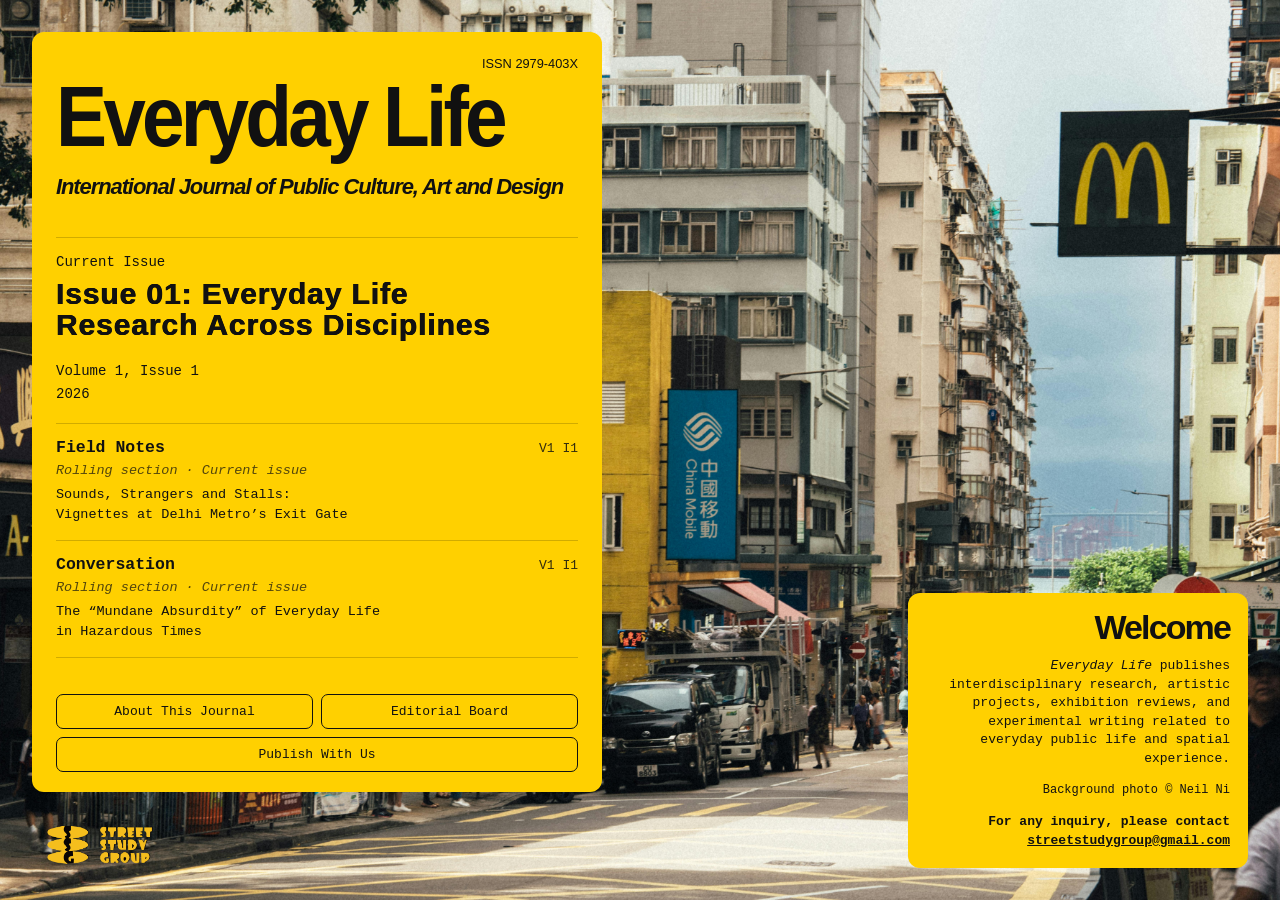
<file: index.html>
<!doctype html>
<html lang="en">
<head>
  <meta charset="utf-8">

  <title>Everyday Life: International Journal of Public Culture, Art and Design</title>

  <meta name="viewport" content="width=device-width, initial-scale=1">
  <meta name="description" content="Everyday Life is an independent open-access journal dedicated to public culture, urban space, art, design, and the politics of everyday life.">

  <link rel="icon" type="image/png" href="assets/images/favicon.png">
  <link rel="stylesheet" href="assets/style.css?v=7">
</head>

<body>

  <main class="homepage">

    <section class="home-card">

      <header class="brand-block">
        <div style="text-align: right; font-size: 0.8rem; margin-bottom: 0.5rem;">ISSN 2979-403X</div>
        <h1>Everyday Life</h1>
        <p>International Journal of Public Culture, Art and Design</p>
      </header>

     <section class="feature-block">
  <a href="issue-01.html">
    <p class="small-label">Current Issue</p>
    <h2>
      Issue 01: Everyday Life<br>
      Research Across Disciplines
    </h2>
    <p class="mono">
      Volume 1, Issue 1<br>
      2026
    </p>
  </a>
</section>

     <section class="news-block">
  <div class="news-row">
    <a href="field-notes.html">
      <strong>Field Notes</strong><br>
      <span class="section-status">Rolling section · Current issue</span><br>
      Sounds, Strangers and Stalls:<br>
      Vignettes at Delhi Metro’s Exit Gate
    </a>
    <div class="issue-number">V1 I1</div>
  </div>

  <div class="news-row">
    <a href="conversation.html">
      <strong>Conversation</strong><br>
      <span class="section-status">Rolling section · Current issue</span><br>
      The “Mundane Absurdity” of Everyday Life<br>
      in Hazardous Times
    </a>
    <div class="issue-number">V1 I1</div>
  </div>
</section>

      <nav class="home-buttons">
        <a href="#about-this-journal">About This Journal</a>
        <a href="#editorial-board">Editorial Board</a>
        <a class="wide" href="submission-guidelines.html">Publish With Us</a>
      </nav>

    </section>

    <section class="welcome-card">
      <h2>Welcome</h2>

      <p>
        <em>Everyday Life</em> publishes interdisciplinary research,
        artistic projects, exhibition reviews, and experimental writing
        related to everyday public life and spatial experience.
      </p>

      <p class="credit">
        Background photo © Neil Ni
      </p>

      <p class="contact">
        For any inquiry, please contact<br>
        <a href="mailto:streetstudygroup@gmail.com">streetstudygroup@gmail.com</a>
      </p>
    </section>

<a 
  class="corner-logo-card" 
  href="https://www.instagram.com/streetstudygroup/" 
  target="_blank" 
  rel="noopener"
  aria-label="Street Study Group Instagram"
>
  <img src="assets/images/logo.png" alt="Street Study Group">
</a>

  </main>

 <aside class="side-panel" id="about-this-journal">
  <div class="panel-content">
    <a class="close-button" href="#">Close</a>

    <p class="panel-title">About This Journal</p>

    <h2><em>Everyday Life</em></h2>
    <p>ISSN 2979-403X</p>

    <p>
      <em>Everyday Life</em> is a peer-reviewed interdisciplinary journal dedicated to exploring the relationships between public culture, design, art, urban space, media, and everyday experience. Published biannually as a free open-access journal, it brings together academic research, visual culture, artistic practice, exhibition criticism, and experimental forms of inquiry that engage with the ordinary conditions of contemporary life.
    </p>

    <p>
      The journal begins from a simple but increasingly urgent observation: everyday life is never neutral. Streets, interfaces, buildings, infrastructures, advertisements, domestic spaces, public images, objects, platforms, and forms of routine behaviour are all shaped by wider social, political, economic, and cultural forces. At the same time, everyday environments also remain sites of creativity, negotiation, conflict, memory, imagination, and public expression.
    </p>

    <p>
      In recent years, public life has undergone profound transformations. Cities are increasingly mediated by digital systems, commercial images, logistical infrastructures, surveillance technologies, branding strategies, and forms of algorithmic governance. Public space has become simultaneously more connected and more fragmented; more visible and more controlled. Design now extends far beyond objects and aesthetics into the organisation of attention, behaviour, mobility, communication, and social relations themselves. Yet despite these changes, everyday life often remains overlooked precisely because it appears ordinary.
    </p>

    <p>
      <em>Everyday Life</em> seeks to examine these conditions critically and creatively. The journal is interested not only in how contemporary environments are designed and governed, but also in how they are experienced, interpreted, appropriated, resisted, documented, and reimagined through artistic, spatial, and cultural practices.
    </p>

    <p>
      Positioned across art and design studies, urban studies, architecture, visual culture, media theory, cultural geography, anthropology, sociology, and curatorial practice, the journal encourages dialogue between scholars, designers, artists, architects, filmmakers, curators, writers, and independent researchers. We are particularly interested in interdisciplinary work that crosses conventional boundaries between theory and practice, research and criticism, academic inquiry and cultural production.
    </p>

    <p>
      Operating as a free open-access publication, all content in this journal is freely accessible online without subscription fees or article processing charges (APCs).
    </p>

    <h2>Aims and Scope</h2>

    <p>
      The journal welcomes original contributions addressing themes including, but not limited to:
    </p>

    <p>
      Design and everyday life<br>
      Urban space and public culture<br>
      Spatial politics and governance<br>
      Critical design studies<br>
      Speculative design<br>
      Everyday studies and its methodology<br>
      Art, curation, and exhibition-making<br>
      Architecture and the social production of space<br>
      Infrastructure and material culture<br>
      Media environments and visual communication<br>
      Public space, participation, and appropriation<br>
      Digital urbanism and platform urbanism<br>
      Memory, representation, and visual archives<br>
      Mobility, circulation, and spatial experience<br>
      Design, labour, and neoliberalism<br>
      Curatorial practice and exhibition studies<br>
      Design anthropology and ethnography<br>
      Everyday aesthetics and visual culture<br>
      Experimental and speculative design practices<br>
      Informal urbanism and grassroots spatial practices<br>
      Environmental design and ecological everyday life<br>
      Socially engaged art and public interventions
    </p>

    <p>
      The journal encourages interdisciplinary dialogue between scholars, designers, architects, artists, curators, filmmakers, and independent researchers.
    </p>

    <h2>Types of Contributions</h2>

    <p>
      <strong>Research Articles</strong><br>
      Peer-reviewed scholarly articles offering a clear academic contribution to the current issue theme through theoretical, historical, methodological, empirical, interdisciplinary, or practice-informed research.
    </p>

    <p>
      <strong>Practice Review Articles</strong><br>
      Critical reflections by artists, designers, architects, curators, filmmakers, photographers, cultural workers, and practice-based researchers on exhibitions, projects, visual research, spatial interventions, or creative practice.
    </p>

    <p>
      <strong>Conversations and Interviews</strong><br>
      Dialogues with artists, designers, architects, curators, researchers, and cultural practitioners.
    </p>

    <p>
      <strong>Field Notes</strong><br>
      Short observational or reflective texts engaging with everyday environments, public culture, spatial practices, material conditions, or situated experiences.
    </p>

    <h2>Open Access Statement</h2>

    <p>
      <em>Everyday Life</em> is committed to free and open knowledge exchange.
    </p>

    <p>
      The journal operates under a Diamond Open Access model:
    </p>

    <p>
      No submission fees<br>
      No article processing charges (APCs)<br>
      Free access for all readers
    </p>

    <p>
      Authors retain copyright of their work unless otherwise stated.
    </p>
  </div>
</aside>

<aside class="side-panel" id="editorial-board">
  <div class="panel-content">
    <a class="close-button" href="#">Close</a>

    <p class="panel-title">Editorial Board</p>

    <h2>Executive Editor</h2>

    <article class="editorial-member">
  <p>
    <strong>
  <a href="https://orcid.org/0009-0006-7471-3785" target="_blank" rel="noopener">
    Sinan Wang
  </a>
</strong><br>
Glasgow School of Art, UK<br>
<a href="mailto:streetstudygroup@gmail.com">Contact</a>
  </p>
</article>

    <hr>

    <h2>Co-editors</h2>

    <article class="editorial-member">
      <p>
        <strong>Dr. Fangjie Guo</strong><br>
        Guangzhou University, Guangzhou, China<br>
        <strong>Areas:</strong> Space production, Public space, Ethnography<br>
        <a href="mailto:fguo@gzhu.edu.cn">Contact</a>
      </p>
    </article>

    <article class="editorial-member">
      <p>
        <strong>Houwei Fu</strong><br>
        University College London, London, UK<br>
        <strong>Areas:</strong> Urban regeneration, Housing studies, Contemporary Architectural History and Design<br>
        <a href="mailto:ucbvhfu@ucl.ac.uk">Contact</a>
      </p>
    </article>

    <article class="editorial-member">
      <p>
        <strong>Jiaqi Li</strong><br>
        City University of Hong Kong, Hong Kong, China<br>
        <strong>Areas:</strong> Contemporary art, Visual tricks, Illusion<br>
        <a href="mailto:jiaqi.li@my.cityu.edu.hk">Contact</a>
      </p>
    </article>

    <article class="editorial-member">
      <p>
        <strong>Jiawen Li</strong><br>
        Glasgow School of Art, Glasgow, UK<br>
        <strong>Areas:</strong> Human-AI collaboration, AI-assisted creativity, Visual ideation<br>
        <a href="mailto:lijiawen.art@gmail.com">Contact</a>
      </p>
    </article>

    <article class="editorial-member">
      <p>
        <strong>Lingyi Wang</strong><br>
        The Chinese University of Hong Kong, Hong Kong, China<br>
        <strong>Areas:</strong> Performance Studies, World Literature, Literary Modernism<br>
        <a href="mailto:lingyiw.arts@gmail.com">Contact</a>
      </p>
    </article>

    <article class="editorial-member">
      <p>
        <strong>Lisa Tustian</strong><br>
        Cardiff Metropolitan University, Cardiff, UK<br>
        <strong>Areas:</strong> Found objects, Conceptual art, Curating<br>
        <a href="mailto:l.tustian@outlook.cardiffmet.ac.uk">Contact</a>
      </p>
    </article>

    <article class="editorial-member">
      <p>
        <strong>Lu Zheng</strong><br>
        University of Arizona, Tucson, USA<br>
        <strong>Areas:</strong> Participatory art, Atmospheric aesthetics, Community building<br>
        <a href="mailto:zhenglu1@arizona.edu">Contact</a>
      </p>
    </article>

    <article class="editorial-member">
      <p>
        <strong>Dr. Mengyun Li</strong><br>
        Independent Researcher, France<br>
        <strong>Areas:</strong> Design research, Participatory design, Program evaluation<br>
        <a href="mailto:mengyun.design@gmail.com">Contact</a>
      </p>
    </article>

    <article class="editorial-member">
      <p>
        <strong>Dr. Ne Ma</strong><br>
        Independent Researcher, UK<br>
        <strong>Areas:</strong> Gender and work, Women's experience, Singlehood<br>
        <a href="mailto:mane765@outlook.com">Contact</a>
      </p>
    </article>

    <article class="editorial-member">
      <p>
        <strong>Orlan Yuan Syshui</strong><br>
        University of Otago, Otago, New Zealand<br>
        <strong>Areas:</strong> Archaeology of the contemporary past, Material culture, Medical anthropology<br>
        <a href="mailto:orlan.syshui@gmail.com">Contact</a>
      </p>
    </article>

    <article class="editorial-member">
      <p>
        <strong>Orianna Jialu Shen</strong><br>
        Center for Urban & Architecture Curating (CUAC), Shanghai, China<br>
        <strong>Areas:</strong> Co-design, Social innovation, Critical curating<br>
        <a href="mailto:jialuchen84@gmail.com">Contact</a>
      </p>
    </article>

    <article class="editorial-member">
      <p>
        <strong>Dr. Panpan Jin</strong><br>
        The University of Tokyo, Tokyo, Japan<br>
        <strong>Areas:</strong> Urban morphology, Public space, Urban modernization and history<br>
        <a href="mailto:panpanjin@g.ecc.u-tokyo.ac.jp">Contact</a>
      </p>
    </article>

    <article class="editorial-member">
      <p>
        <strong>Ruoyi Zheng</strong><br>
        University of Manchester, Manchester, UK<br>
        <strong>Areas:</strong> Art and politics, Intermedial practices, Print culture<br>
        <a href="mailto:ruoyi.zheng@postgrad.manchester.ac.uk">Contact</a>
      </p>
    </article>

    <article class="editorial-member">
      <p>
        <strong>Shizheng Liang</strong><br>
        The University of Hong Kong, Hong Kong, China<br>
        <strong>Areas:</strong> Urban geography, Critical urban studies, Urban political ecology<br>
        <a href="mailto:szliang@connect.hku.hk">Contact</a>
      </p>
    </article>

    <article class="editorial-member">
      <p>
        <strong>Wattana Songpetchmongkol</strong><br>
        Glasgow School of Art, Glasgow, UK<br>
        <strong>Areas:</strong> Walking, mobility, linguistics<br>
        <a href="mailto:wattanasong@outlook.com">Contact</a>
      </p>
    </article>

    <article class="editorial-member">
      <p>
        <strong>Prof. William Yixi Weng</strong><br>
        Nanjing Normal University, Nanjing, China<br>
        <strong>Areas:</strong> History of design, Handicraft, Cross-cultural arts and crafts research<br>
        <a href="mailto:11197@njnu.edu.cn">Contact</a>
      </p>
    </article>

    <article class="editorial-member">
      <p>
        <strong>Xiao Zhao</strong><br>
        China University of Mining and Technology, Xuzhou, China<br>
        <strong>Areas:</strong> Design education, Speculative design, Non-human centered design<br>
        <a href="mailto:5709@cumt.edu.cn">Contact</a>
      </p>
    </article>

    <article class="editorial-member">
      <p>
        <strong>Dr. Ye Xu</strong><br>
        Tongji University, Shanghai, China<br>
        <strong>Areas:</strong> Domesticity and urban housing, Interior architecture, Critical drawing and mapping<br>
        <a href="mailto:ye_xu@tongji.edu.cn">Contact</a>
      </p>
    </article>

    <article class="editorial-member">
      <p>
        <strong>Yucheng Chen</strong><br>
        Goldsmiths, University of London, London, UK<br>
        <strong>Areas:</strong> Editorial design, Illustration, Archaeology of moving image<br>
        <a href="mailto:yuchengchen96@outlook.com">Contact</a>
      </p>
    </article>

    <article class="editorial-member">
      <p>
        <strong>Yujie Wang</strong><br>
        European University Institute, Florence, Italy<br>
        <strong>Areas:</strong> Family economics, Marriage markets, Applied microeconometrics<br>
        <a href="mailto:yujie.wang@eui.eu">Contact</a>
      </p>
    </article>

    <article class="editorial-member">
      <p>
        <strong>Yue Hu</strong><br>
        Glasgow School of Art, Glasgow, UK<br>
        <strong>Areas:</strong> Climate crisis, Behaviour change, Visual design<br>
        <a href="mailto:Y.Hu11@student.gsa.ac.uk">Contact</a>
      </p>
    </article>

    <article class="editorial-member">
      <p>
        <strong>Yuling Du</strong><br>
        Donghua University, Shanghai, China<br>
        <strong>Areas:</strong> Fashion culture, Gender and dress, Embodiment<br>
        <a href="mailto:duyl@mail.dhu.edu.cn">Contact</a>
      </p>
    </article>

    <article class="editorial-member">
      <p>
        <strong>Ziying Wang</strong><br>
        University of Oxford, Oxford, UK<br>
        <strong>Areas:</strong> Historical musicology, Reception history, Cross-cultural studies<br>
        <a href="mailto:iswangziyinga@gmail.com">Contact</a>
      </p>
    </article>

  </div>
</aside>

  <aside class="side-panel" id="editorial-state">
    <div class="panel-content">
      <a class="close-button" href="#">Close</a>

      <p class="panel-title">Editorial State</p>

      <h2>Editorial State</h2>

      <p>
        The inaugural issue is currently open for submissions.
      </p>
    </div>
  </aside>



<script>
  function closePanel() {
    window.location.hash = "";
  }

  document.addEventListener("click", function (event) {
    const openPanel = document.querySelector(".side-panel:target");

    if (!openPanel) return;

    const clickedOpenButton = event.target.closest('a[href^="#"]');
    const clickedCloseButton = event.target.closest(".close-button");

    if (clickedCloseButton) {
      closePanel();
      return;
    }

    if (clickedOpenButton) return;

    if (!openPanel.contains(event.target)) {
      closePanel();
    }
  });

  document.addEventListener("keydown", function (event) {
    if (event.key === "Escape" && document.querySelector(".side-panel:target")) {
      closePanel();
    }
  });

</script>

</body>
</html>
</file>
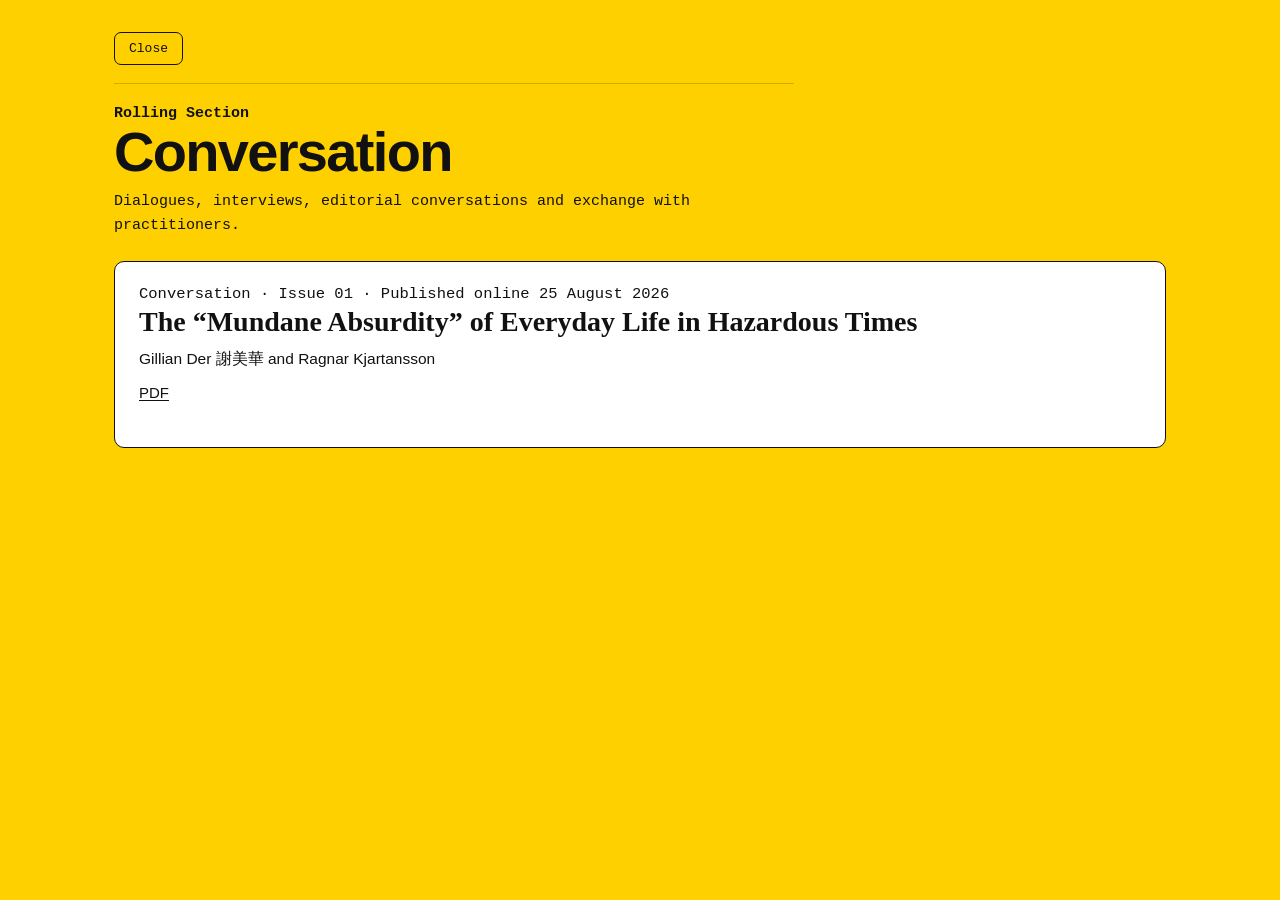
<file: conversation.html>
<!doctype html>
<html lang="en">
<head>
  <meta charset="utf-8">
  <title>Conversation | Everyday Life</title>
  <meta name="viewport" content="width=device-width, initial-scale=1">
  <link rel="icon" type="image/png" href="assets/images/favicon.png">
  <link rel="stylesheet" href="assets/style.css?v=6">
</head>

<body class="listing-body">

  <main class="listing-page">
    <div class="listing-back">
      <a href="index.html">Close</a>
    </div>

    <header class="listing-header">
      <p class="listing-label">Rolling Section</p>
      <h1>Conversation</h1>
      <p>
        Dialogues, interviews, editorial conversations and exchange with practitioners.
      </p>
    </header>

    <section class="listing-section">
      <article class="listing-article">
        <p class="listing-article-meta">Conversation · Issue 01 · Published online 25 August 2026</p>
        <h2>
          <a href="https://articles.everydaylifejournal.uk/articles/conversation/the-mundane-absurdity-of-everyday-life-in-hazardous-times/">
            The “Mundane Absurdity” of Everyday Life in Hazardous Times
          </a>
        </h2>
        <p>Gillian Der 謝美華 and Ragnar Kjartansson</p>
        <p class="listing-article-links">
          <a href="https://articles.everydaylifejournal.uk/media/conversation/the-mundane-absurdity-of-everyday-life-in-hazardous-times/the-mundane-absurdity.pdf">PDF</a>
        </p>
      </article>
    </section>
  </main>

</body>
</html>
</file>
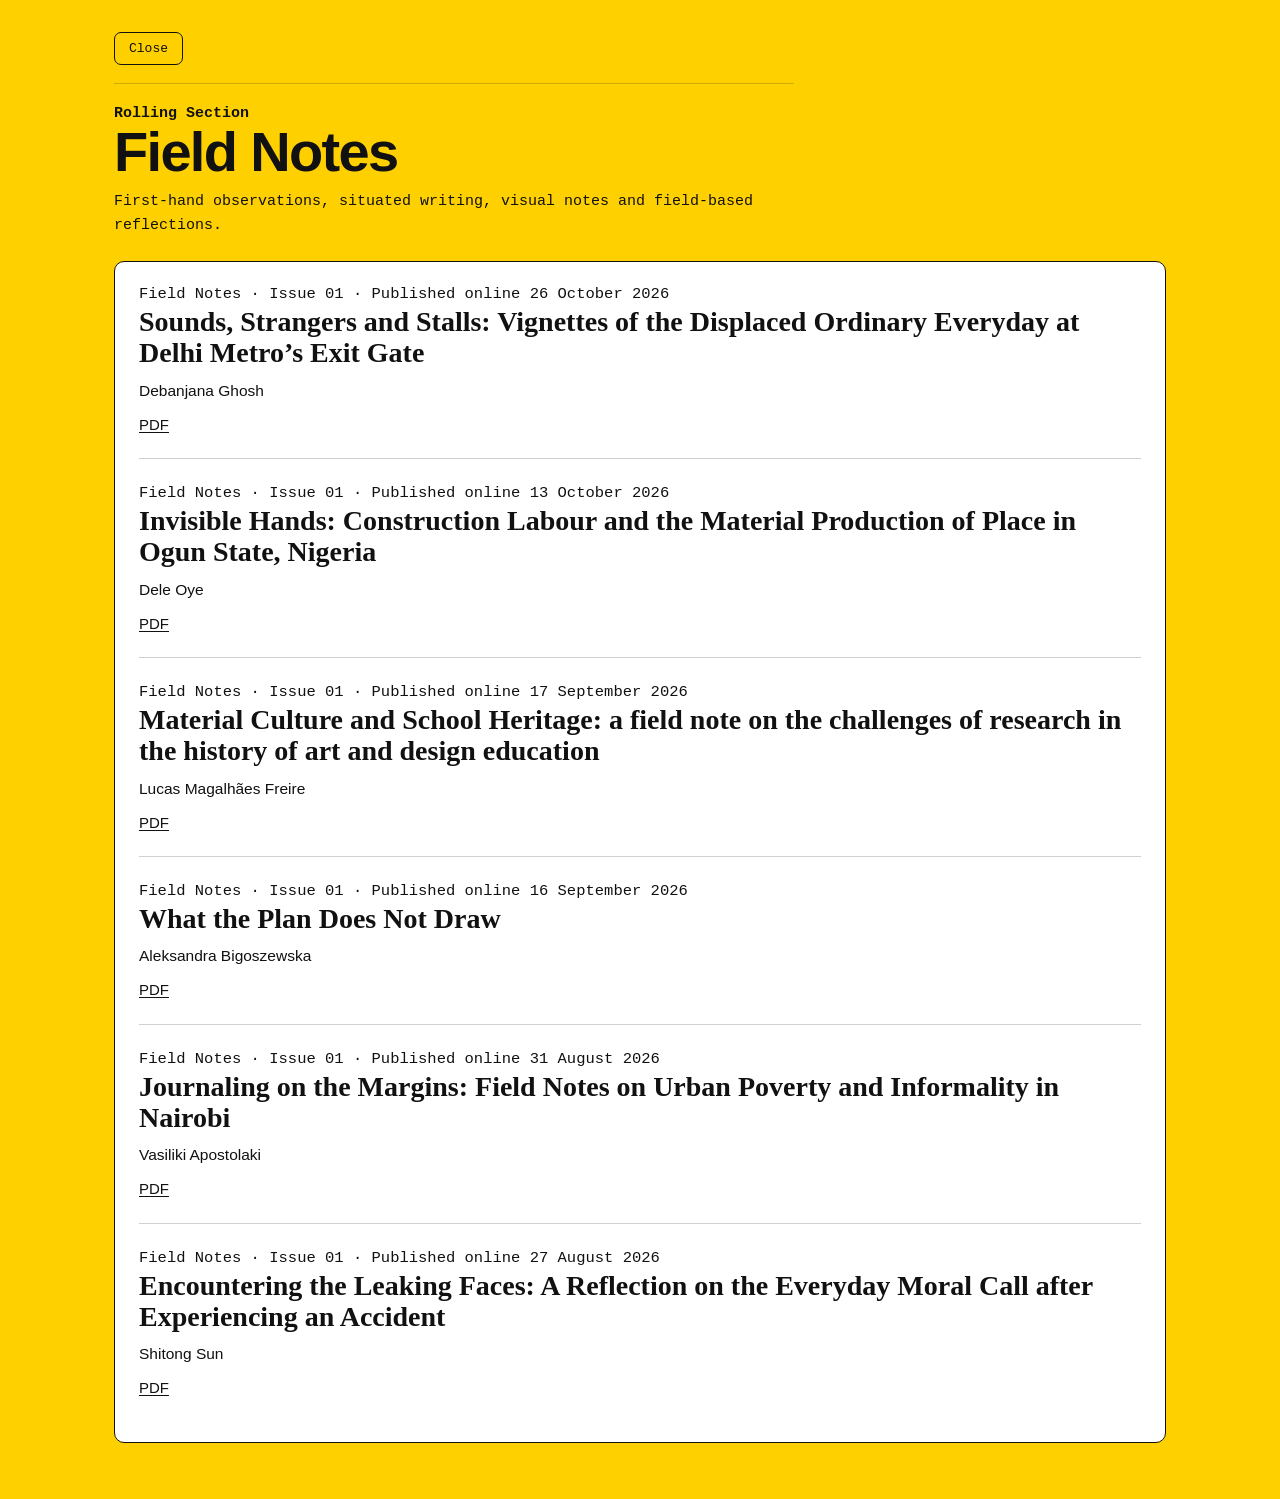
<file: field-notes.html>
<!doctype html>
<html lang="en">
<head>
  <meta charset="utf-8">
  <title>Field Notes | Everyday Life</title>
  <meta name="viewport" content="width=device-width, initial-scale=1">
  <link rel="icon" type="image/png" href="assets/images/favicon.png">
  <link rel="stylesheet" href="assets/style.css?v=6">
</head>

<body class="listing-body">

  <main class="listing-page">
    <div class="listing-back">
      <a href="index.html">Close</a>
    </div>

    <header class="listing-header">
      <p class="listing-label">Rolling Section</p>
      <h1>Field Notes</h1>
      <p>
        First-hand observations, situated writing, visual notes and field-based reflections.
      </p>
    </header>

    <section class="listing-section">
            <article class="listing-article"><p class="listing-article-meta">Field Notes · Issue 01 · Published online 26 October 2026</p><h2><a href="https://articles.everydaylifejournal.uk/articles/field-notes/sounds-strangers-and-stalls/">Sounds, Strangers and Stalls: Vignettes of the Displaced Ordinary Everyday at Delhi Metro’s Exit Gate</a></h2><p>Debanjana Ghosh</p><p class="listing-article-links"><a href="https://articles.everydaylifejournal.uk/media/field-notes/sounds-strangers-and-stalls/sounds-strangers-and-stalls.pdf">PDF</a></p></article>
<article class="listing-article">
        <p class="listing-article-meta">Field Notes · Issue 01 · Published online 13 October 2026</p>
        <h2>
          <a href="https://articles.everydaylifejournal.uk/articles/field-notes/invisible-hands/">
            Invisible Hands: Construction Labour and the Material Production of Place in Ogun State, Nigeria
          </a>
        </h2>
        <p>Dele Oye</p>
        <p class="listing-article-links">
          <a href="https://articles.everydaylifejournal.uk/media/field-notes/invisible-hands/invisible-hands.pdf">PDF</a>
        </p>
      </article>
<article class="listing-article">
        <p class="listing-article-meta">Field Notes · Issue 01 · Published online 17 September 2026</p>
        <h2>
          <a href="https://articles.everydaylifejournal.uk/articles/field-notes/material-culture-and-school-heritage/">
            Material Culture and School Heritage: a field note on the challenges of research in the history of art and design education
          </a>
        </h2>
        <p>Lucas Magalhães Freire</p>
        <p class="listing-article-links">
          <a href="https://articles.everydaylifejournal.uk/media/field-notes/material-culture-and-school-heritage/material-culture-and-school-heritage.pdf">PDF</a>
        </p>
      </article>

      <article class="listing-article">
        <p class="listing-article-meta">Field Notes · Issue 01 · Published online 16 September 2026</p>
        <h2>
          <a href="https://articles.everydaylifejournal.uk/articles/field-notes/what-the-plan-does-not-draw/">
            What the Plan Does Not Draw
          </a>
        </h2>
        <p>Aleksandra Bigoszewska</p>
        <p class="listing-article-links">
          <a href="https://articles.everydaylifejournal.uk/media/field-notes/what-the-plan-does-not-draw/what-the-plan-does-not-draw.pdf">PDF</a>
        </p>
      </article>

      <article class="listing-article">
        <p class="listing-article-meta">Field Notes · Issue 01 · Published online 31 August 2026</p>
        <h2>
          <a href="https://articles.everydaylifejournal.uk/articles/field-notes/journaling-on-the-margins/">
            Journaling on the Margins: Field Notes on Urban Poverty and Informality in Nairobi
          </a>
        </h2>
        <p>Vasiliki Apostolaki</p>
        <p class="listing-article-links">
          <a href="https://articles.everydaylifejournal.uk/media/field-notes/journaling-on-the-margins/journaling-on-the-margins.pdf">PDF</a>
        </p>
      </article>

      <article class="listing-article">
        <p class="listing-article-meta">Field Notes · Issue 01 · Published online 27 August 2026</p>
        <h2>
          <a href="https://articles.everydaylifejournal.uk/articles/field-notes/encountering-the-leaking-faces/">
            Encountering the Leaking Faces: A Reflection on the Everyday Moral Call after Experiencing an Accident
          </a>
        </h2>
        <p>Shitong Sun</p>
        <p class="listing-article-links">
          <a href="https://articles.everydaylifejournal.uk/media/field-notes/encountering-the-leaking-faces/encountering-the-leaking-faces.pdf">PDF</a>
        </p>
      </article>
    </section>
  </main>

</body>
</html>
</file>
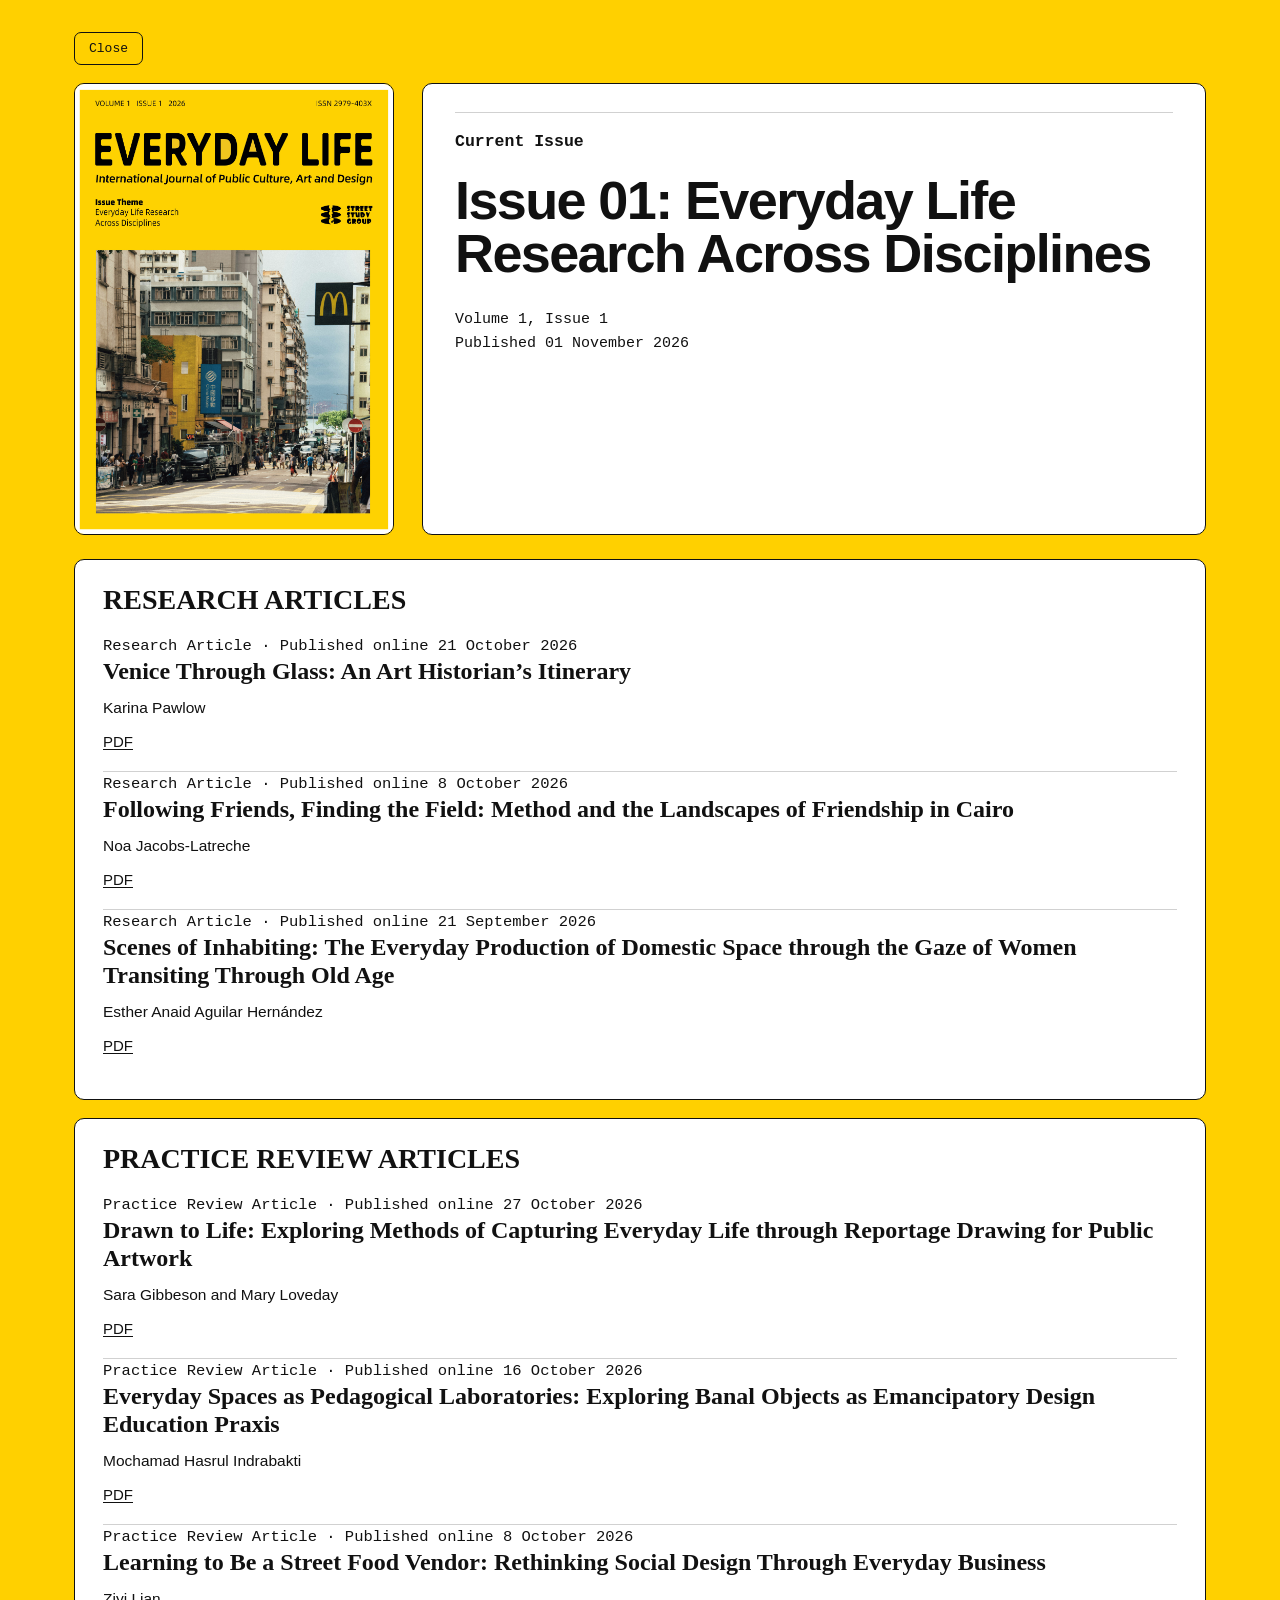
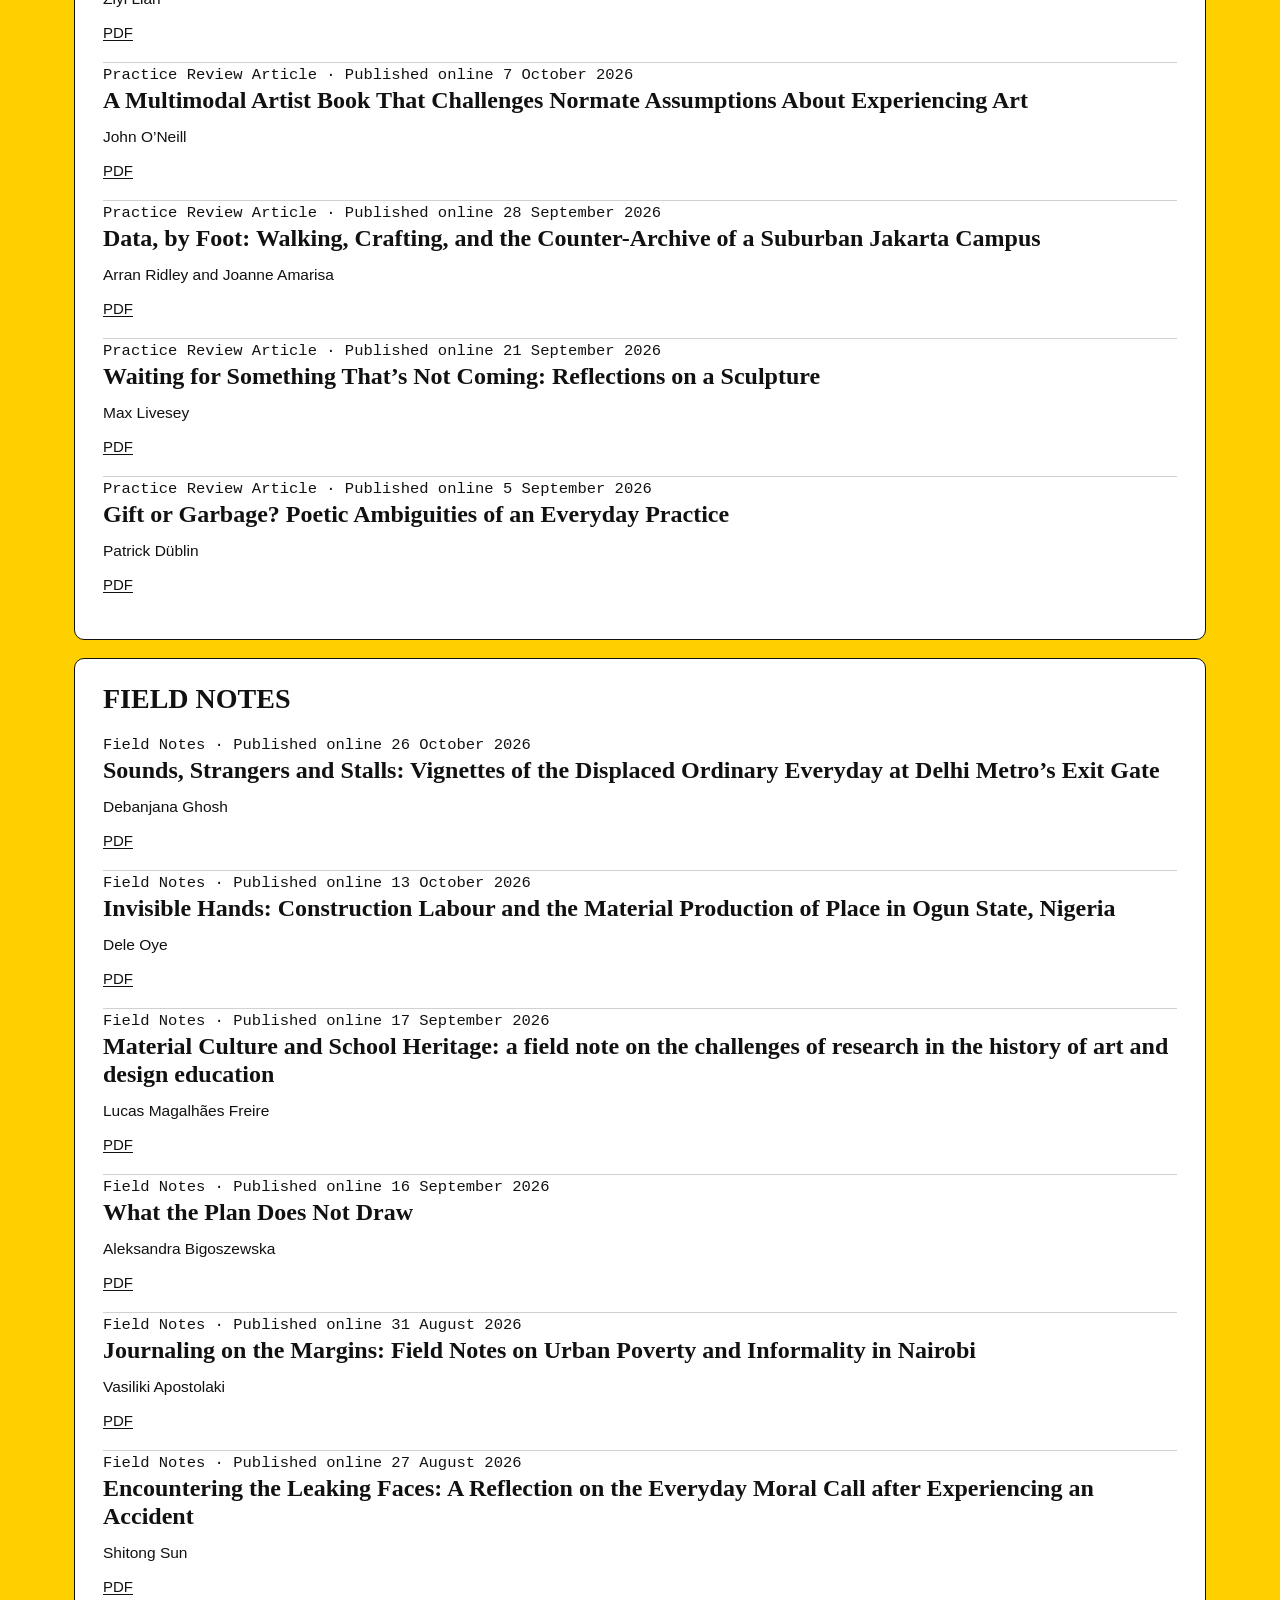
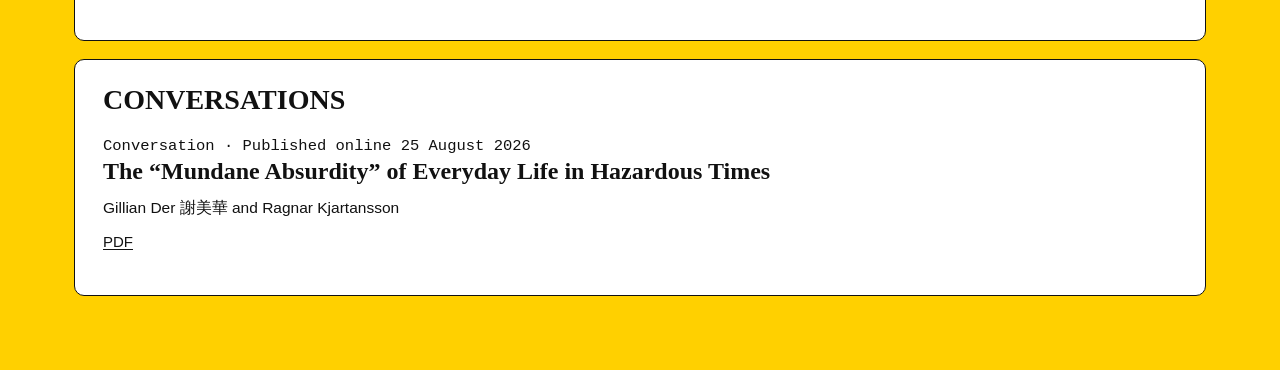
<file: issue-01.html>
<!doctype html>
<html lang="en">
<head>
  <meta charset="utf-8">

  <title>Issue 01 | Everyday Life</title>

  <meta name="viewport" content="width=device-width, initial-scale=1">
  <meta
    name="description"
    content="Issue 01: Everyday Life Research Across Disciplines."
  >

  <link rel="icon" type="image/png" href="assets/images/favicon.png">
  <link rel="stylesheet" href="assets/style.css?v=6">
</head>

<body class="issue-body">

  <main class="issue-page">

    <div class="issue-back">
      <a href="index.html">Close</a>
    </div>

    <header class="issue-header">
      <div class="issue-cover">
        <img src="assets/images/cover_Final.jpg?v=4febf3e4bb62" alt="Issue 1 cover">
      </div>

      <div class="issue-header-text">
        <p class="issue-label">Current Issue</p>

        <h1>
          Issue 01: Everyday Life<br>
          Research Across Disciplines
        </h1>

        <p class="issue-meta">
          Volume 1, Issue 1<br>
          Published 01 November 2026
        </p>
      </div>
    </header>

    <section class="issue-section">
      <h2>Research Articles</h2>

      <article class="issue-article">
        <p class="issue-article-meta">Research Article · Published online 21 October 2026</p>
        <h3><a href="https://articles.everydaylifejournal.uk/articles/research-articles/venice-through-glass/">Venice Through Glass: An Art Historian’s Itinerary</a></h3>
        <p>Karina Pawlow</p>
        <p class="issue-article-links"><a href="https://articles.everydaylifejournal.uk/media/research-articles/venice-through-glass/venice-through-glass.pdf">PDF</a></p>
      </article>

      <article class="issue-article">
        <p class="issue-article-meta">Research Article · Published online 8 October 2026</p>
        <h3>
          <a href="https://articles.everydaylifejournal.uk/articles/research-articles/following-friends-finding-the-field/">
            Following Friends, Finding the Field: Method and the Landscapes of Friendship in Cairo
          </a>
        </h3>
        <p>Noa Jacobs-Latreche</p>
        <p class="issue-article-links">
          <a href="https://articles.everydaylifejournal.uk/media/research-articles/following-friends-finding-the-field/following-friends-finding-the-field.pdf">PDF</a>
        </p>
      </article>

      <article class="issue-article">
        <p class="issue-article-meta">Research Article · Published online 21 September 2026</p>
        <h3>
          <a href="https://articles.everydaylifejournal.uk/articles/research-articles/scenes-of-inhabiting/">
            Scenes of Inhabiting: The Everyday Production of Domestic Space through the Gaze of Women Transiting Through Old Age
          </a>
        </h3>
        <p>Esther Anaid Aguilar Hernández</p>
        <p class="issue-article-links">
          <a href="https://articles.everydaylifejournal.uk/media/research-articles/scenes-of-inhabiting/scenes-of-inhabiting.pdf">PDF</a>
        </p>
      </article>
    </section>

    <section class="issue-section">
      <h2>Practice Review Articles</h2>

      <article class="issue-article">
        <p class="issue-article-meta">Practice Review Article · Published online 27 October 2026</p>
        <h3><a href="https://articles.everydaylifejournal.uk/articles/practice-reviews/drawn-to-life/">Drawn to Life: Exploring Methods of Capturing Everyday Life through Reportage Drawing for Public Artwork</a></h3>
        <p>Sara Gibbeson and Mary Loveday</p>
        <p class="issue-article-links"><a href="https://articles.everydaylifejournal.uk/media/practice-reviews/drawn-to-life/drawn-to-life.pdf">PDF</a></p>
      </article>

      <article class="issue-article">
        <p class="issue-article-meta">Practice Review Article · Published online 16 October 2026</p>
        <h3><a href="https://articles.everydaylifejournal.uk/articles/practice-reviews/everyday-spaces-as-pedagogical-laboratories/">Everyday Spaces as Pedagogical Laboratories: Exploring Banal Objects as Emancipatory Design Education Praxis</a></h3>
        <p>Mochamad Hasrul Indrabakti</p>
        <p class="issue-article-links"><a href="https://articles.everydaylifejournal.uk/media/practice-reviews/everyday-spaces-as-pedagogical-laboratories/everyday-spaces-as-pedagogical-laboratories.pdf">PDF</a></p>
      </article>

      <article class="issue-article">
        <p class="issue-article-meta">Practice Review Article · Published online 8 October 2026</p>
        <h3>
          <a href="https://articles.everydaylifejournal.uk/articles/practice-reviews/learning-to-be-a-street-food-vendor/">
            Learning to Be a Street Food Vendor: Rethinking Social Design Through Everyday Business
          </a>
        </h3>
        <p>Ziyi Lian</p>
        <p class="issue-article-links">
          <a href="https://articles.everydaylifejournal.uk/media/practice-reviews/learning-to-be-a-street-food-vendor/learning-to-be-a-street-food-vendor.pdf">PDF</a>
        </p>
      </article>

      <article class="issue-article">
        <p class="issue-article-meta">Practice Review Article · Published online 7 October 2026</p>
        <h3>
          <a href="https://articles.everydaylifejournal.uk/articles/practice-reviews/a-multimodal-artist-book/">
            A Multimodal Artist Book That Challenges Normate Assumptions About Experiencing Art
          </a>
        </h3>
        <p>John O’Neill</p>
        <p class="issue-article-links">
          <a href="https://articles.everydaylifejournal.uk/media/practice-reviews/a-multimodal-artist-book/a-multimodal-artist-book.pdf">PDF</a>
        </p>
      </article>

      <article class="issue-article">
        <p class="issue-article-meta">Practice Review Article · Published online 28 September 2026</p>
        <h3>
          <a href="https://articles.everydaylifejournal.uk/articles/practice-reviews/data-by-foot/">
            Data, by Foot: Walking, Crafting, and the Counter-Archive of a Suburban Jakarta Campus
          </a>
        </h3>
        <p>Arran Ridley and Joanne Amarisa</p>
        <p class="issue-article-links">
          <a href="https://articles.everydaylifejournal.uk/media/practice-reviews/data-by-foot/data-by-foot.pdf">PDF</a>
        </p>
      </article>

      <article class="issue-article">
        <p class="issue-article-meta">Practice Review Article · Published online 21 September 2026</p>
        <h3>
          <a href="https://articles.everydaylifejournal.uk/articles/practice-reviews/waiting-for-something-thats-not-coming/">
            Waiting for Something That’s Not Coming: Reflections on a Sculpture
          </a>
        </h3>
        <p>Max Livesey</p>
        <p class="issue-article-links">
          <a href="https://articles.everydaylifejournal.uk/media/practice-reviews/waiting-for-something-thats-not-coming/waiting-for-something-thats-not-coming.pdf">PDF</a>
        </p>
      </article>

      <article class="issue-article">
        <p class="issue-article-meta">Practice Review Article · Published online 5 September 2026</p>
        <h3>
          <a href="https://articles.everydaylifejournal.uk/articles/practice-reviews/gift-or-garbage/">
            Gift or Garbage? Poetic Ambiguities of an Everyday Practice
          </a>
        </h3>
        <p>Patrick Düblin</p>
        <p class="issue-article-links">
          <a href="https://articles.everydaylifejournal.uk/media/practice-reviews/gift-or-garbage/gift-or-garbage.pdf">PDF</a>
        </p>
      </article>
    </section>

    <section class="issue-section">
      <h2>Field Notes</h2>

      <article class="issue-article">
        <p class="issue-article-meta">Field Notes · Published online 26 October 2026</p>
        <h3><a href="https://articles.everydaylifejournal.uk/articles/field-notes/sounds-strangers-and-stalls/">Sounds, Strangers and Stalls: Vignettes of the Displaced Ordinary Everyday at Delhi Metro’s Exit Gate</a></h3>
        <p>Debanjana Ghosh</p>
        <p class="issue-article-links"><a href="https://articles.everydaylifejournal.uk/media/field-notes/sounds-strangers-and-stalls/sounds-strangers-and-stalls.pdf">PDF</a></p>
      </article>

      <article class="issue-article">
        <p class="issue-article-meta">Field Notes · Published online 13 October 2026</p>
        <h3>
          <a href="https://articles.everydaylifejournal.uk/articles/field-notes/invisible-hands/">
            Invisible Hands: Construction Labour and the Material Production of Place in Ogun State, Nigeria
          </a>
        </h3>
        <p>Dele Oye</p>
        <p class="issue-article-links">
          <a href="https://articles.everydaylifejournal.uk/media/field-notes/invisible-hands/invisible-hands.pdf">PDF</a>
        </p>
      </article>

      <article class="issue-article">
        <p class="issue-article-meta">Field Notes · Published online 17 September 2026</p>
        <h3>
          <a href="https://articles.everydaylifejournal.uk/articles/field-notes/material-culture-and-school-heritage/">
            Material Culture and School Heritage: a field note on the challenges of research in the history of art and design education
          </a>
        </h3>
        <p>Lucas Magalhães Freire</p>
        <p class="issue-article-links">
          <a href="https://articles.everydaylifejournal.uk/media/field-notes/material-culture-and-school-heritage/material-culture-and-school-heritage.pdf">PDF</a>
        </p>
      </article>

      <article class="issue-article">
        <p class="issue-article-meta">Field Notes · Published online 16 September 2026</p>
        <h3>
          <a href="https://articles.everydaylifejournal.uk/articles/field-notes/what-the-plan-does-not-draw/">
            What the Plan Does Not Draw
          </a>
        </h3>
        <p>Aleksandra Bigoszewska</p>
        <p class="issue-article-links">
          <a href="https://articles.everydaylifejournal.uk/media/field-notes/what-the-plan-does-not-draw/what-the-plan-does-not-draw.pdf">PDF</a>
        </p>
      </article>

      <article class="issue-article">
        <p class="issue-article-meta">Field Notes · Published online 31 August 2026</p>
        <h3>
          <a href="https://articles.everydaylifejournal.uk/articles/field-notes/journaling-on-the-margins/">
            Journaling on the Margins: Field Notes on Urban Poverty and Informality in Nairobi
          </a>
        </h3>
        <p>Vasiliki Apostolaki</p>
        <p class="issue-article-links">
          <a href="https://articles.everydaylifejournal.uk/media/field-notes/journaling-on-the-margins/journaling-on-the-margins.pdf">PDF</a>
        </p>
      </article>

      <article class="issue-article">
        <p class="issue-article-meta">Field Notes · Published online 27 August 2026</p>
        <h3>
          <a href="https://articles.everydaylifejournal.uk/articles/field-notes/encountering-the-leaking-faces/">
            Encountering the Leaking Faces: A Reflection on the Everyday Moral Call after Experiencing an Accident
          </a>
        </h3>
        <p>Shitong Sun</p>
        <p class="issue-article-links">
          <a href="https://articles.everydaylifejournal.uk/media/field-notes/encountering-the-leaking-faces/encountering-the-leaking-faces.pdf">PDF</a>
        </p>
      </article>
    </section>

    <section class="issue-section">
      <h2>Conversations</h2>

      <article class="issue-article">
        <p class="issue-article-meta">Conversation · Published online 25 August 2026</p>
        <h3>
          <a href="https://articles.everydaylifejournal.uk/articles/conversation/the-mundane-absurdity-of-everyday-life-in-hazardous-times/">
            The “Mundane Absurdity” of Everyday Life in Hazardous Times
          </a>
        </h3>
        <p>Gillian Der 謝美華 and Ragnar Kjartansson</p>
        <p class="issue-article-links">
          <a href="https://articles.everydaylifejournal.uk/media/conversation/the-mundane-absurdity-of-everyday-life-in-hazardous-times/the-mundane-absurdity.pdf">PDF</a>
        </p>
      </article>
    </section>

  </main>

</body>
</html>
</file>
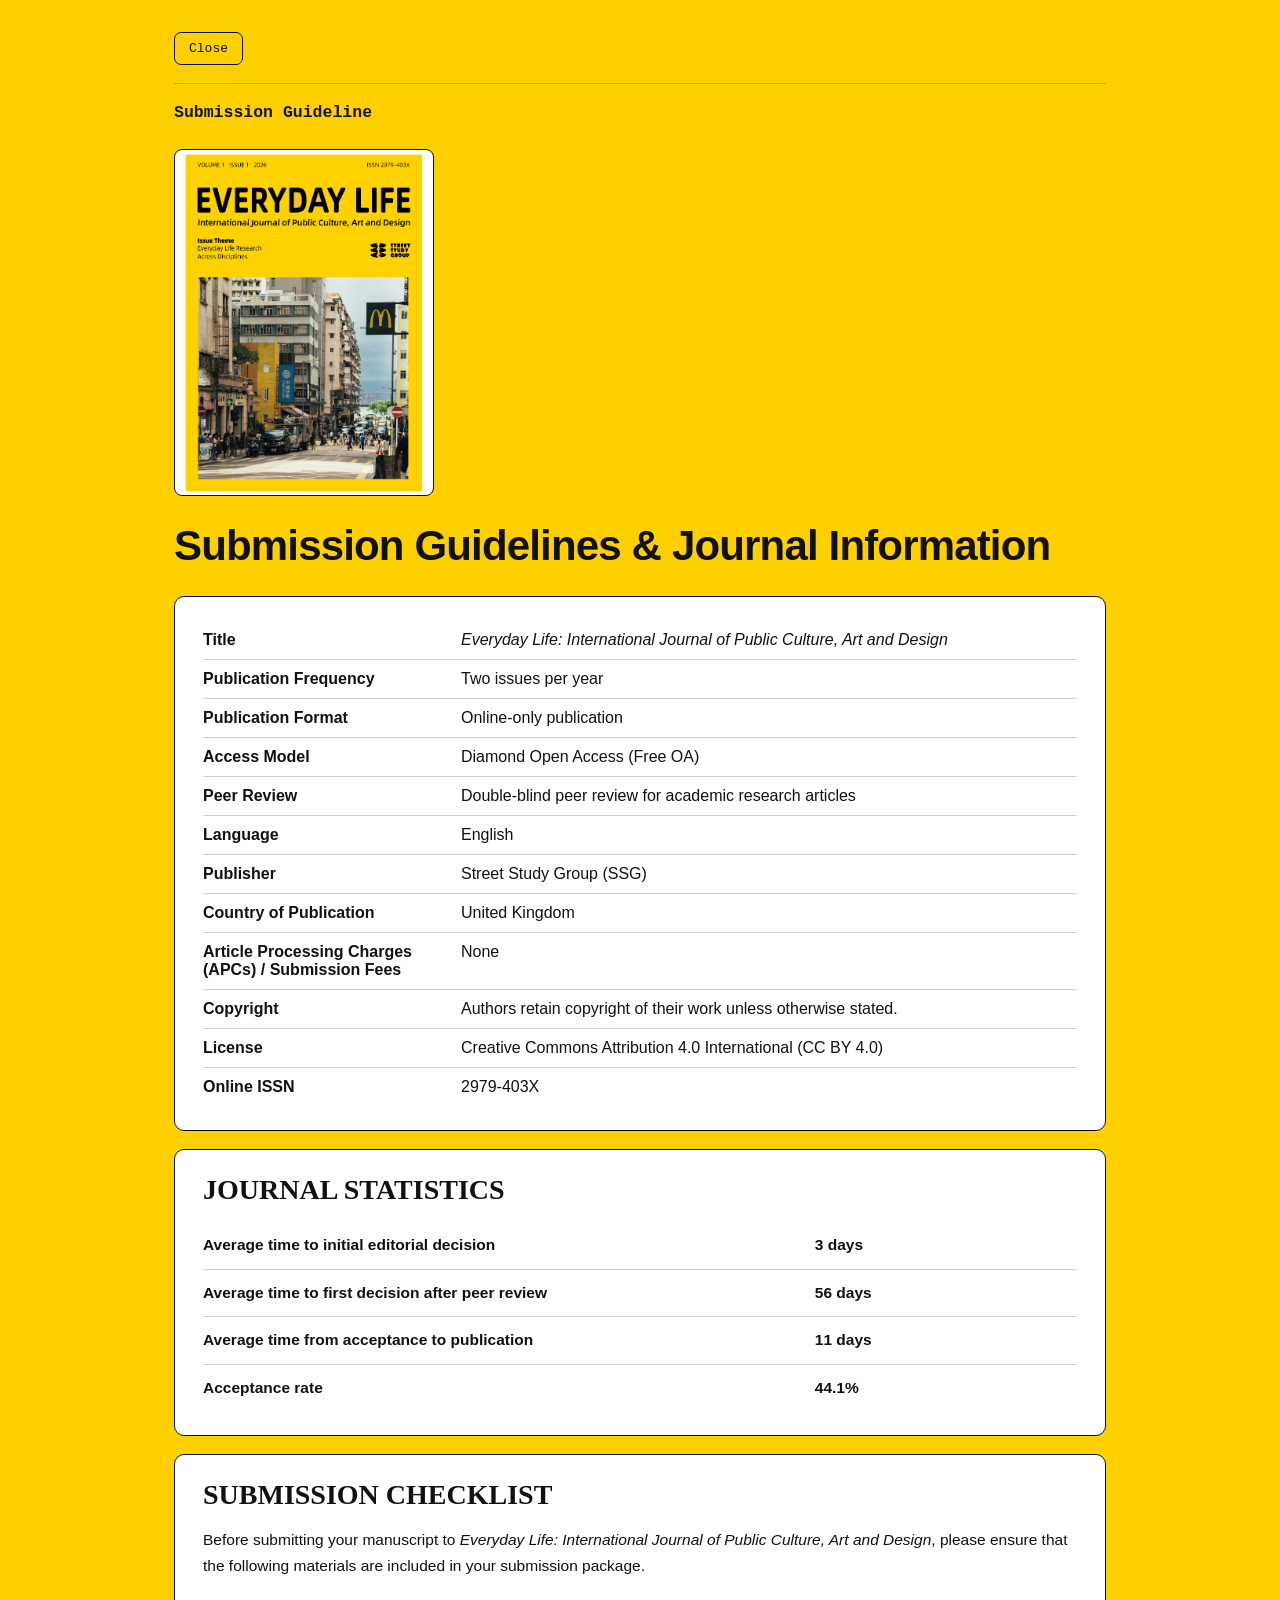
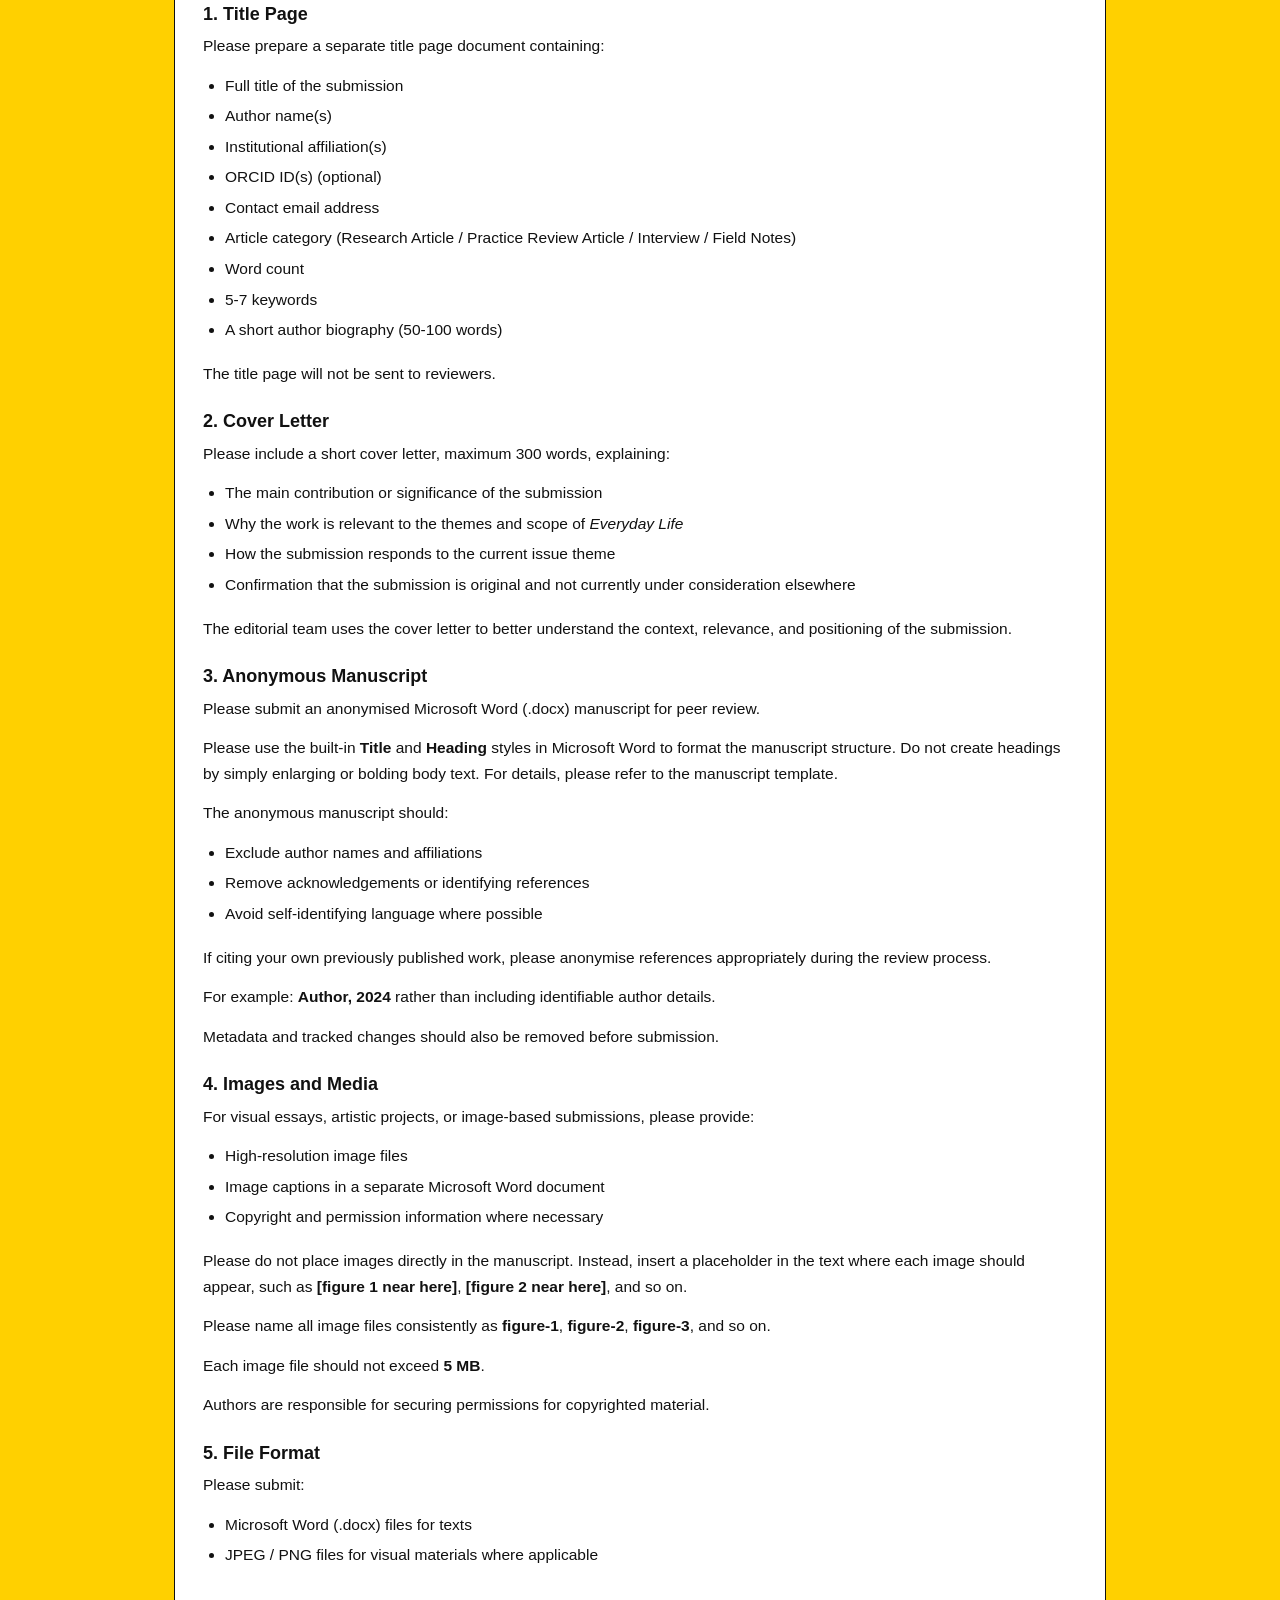
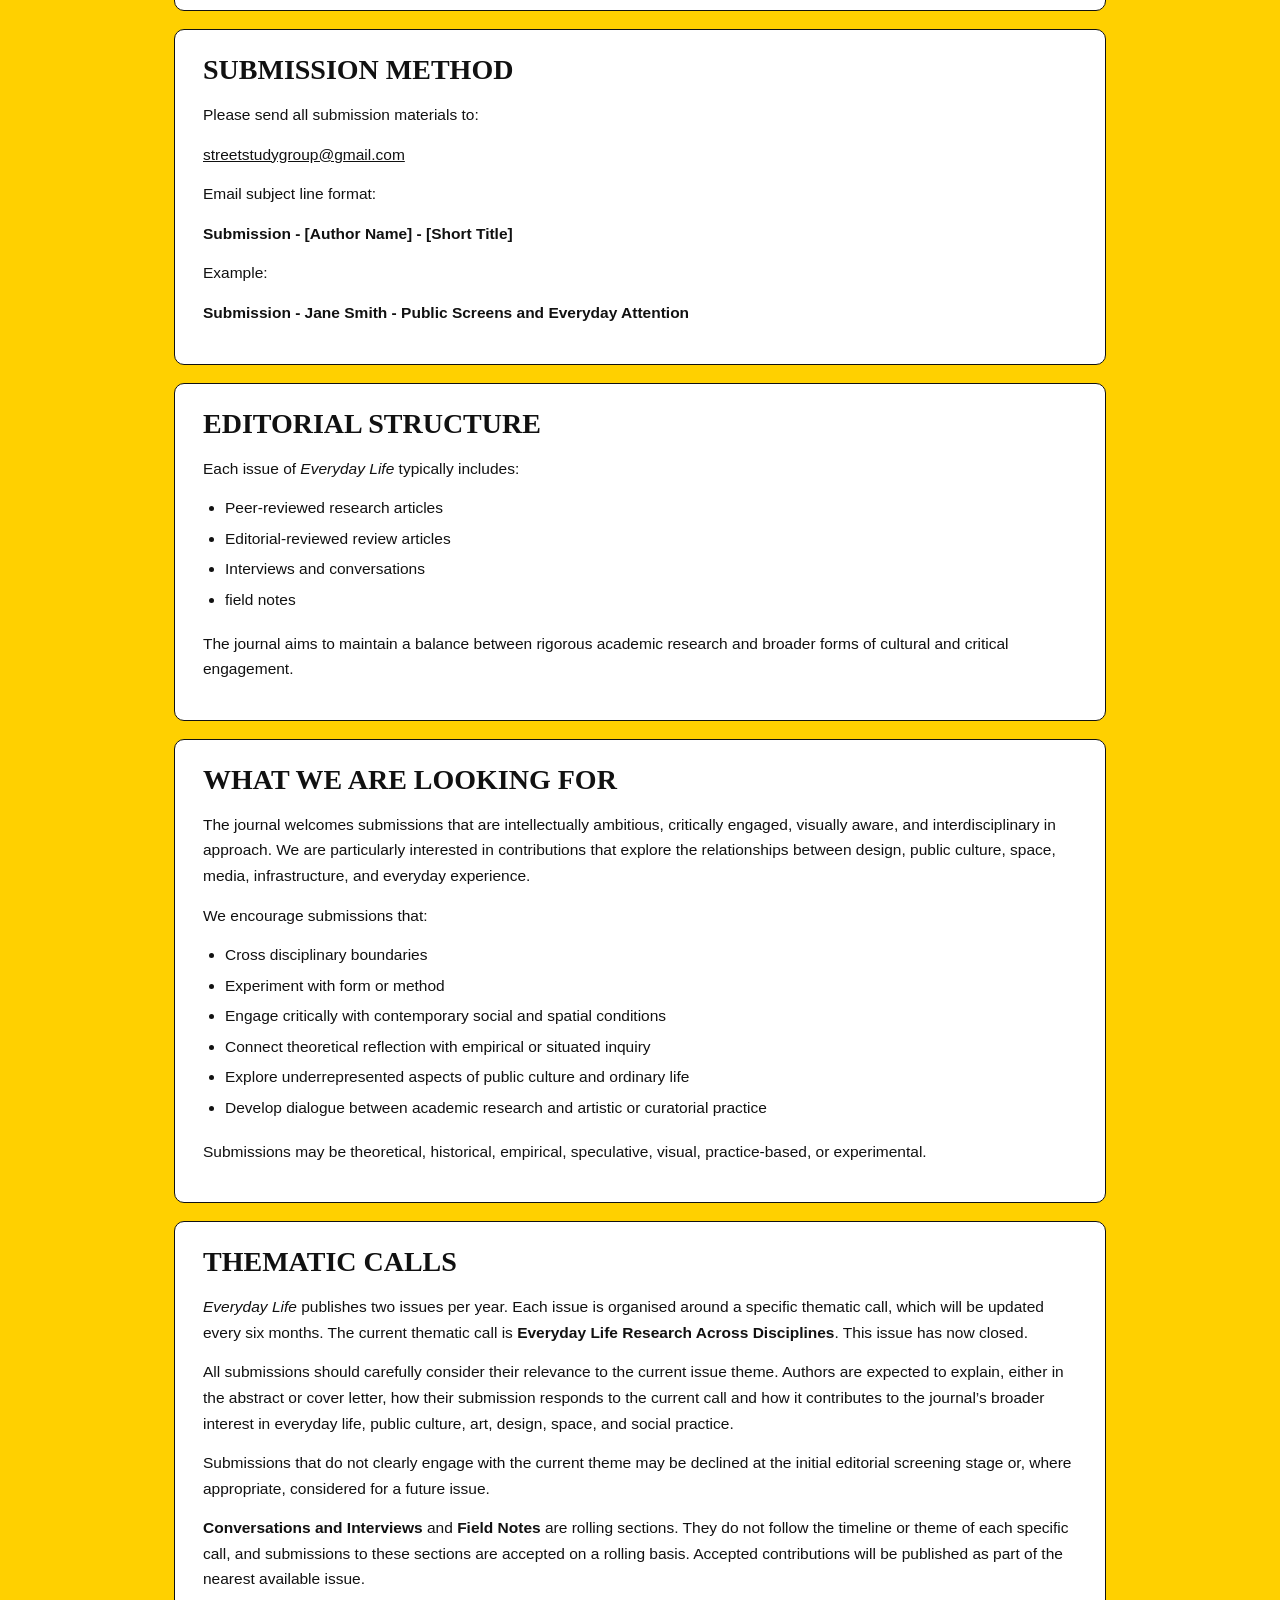
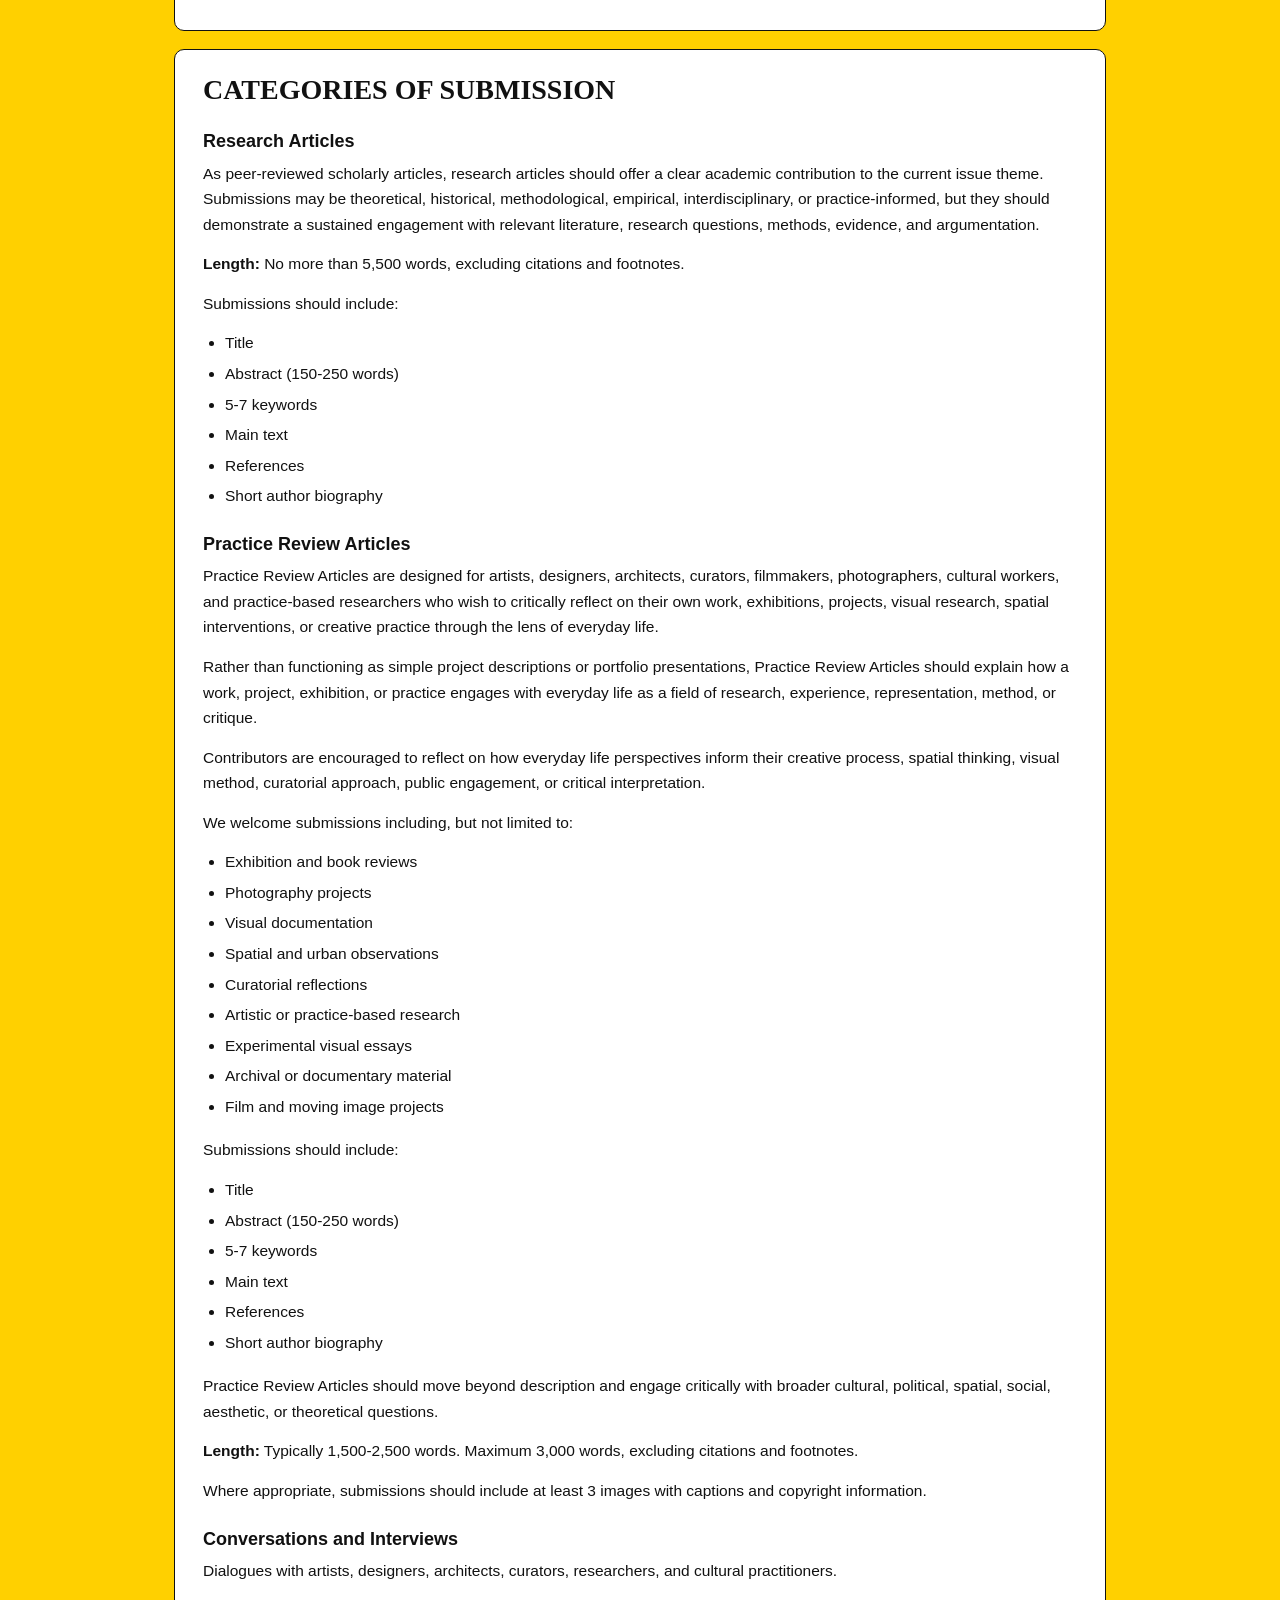
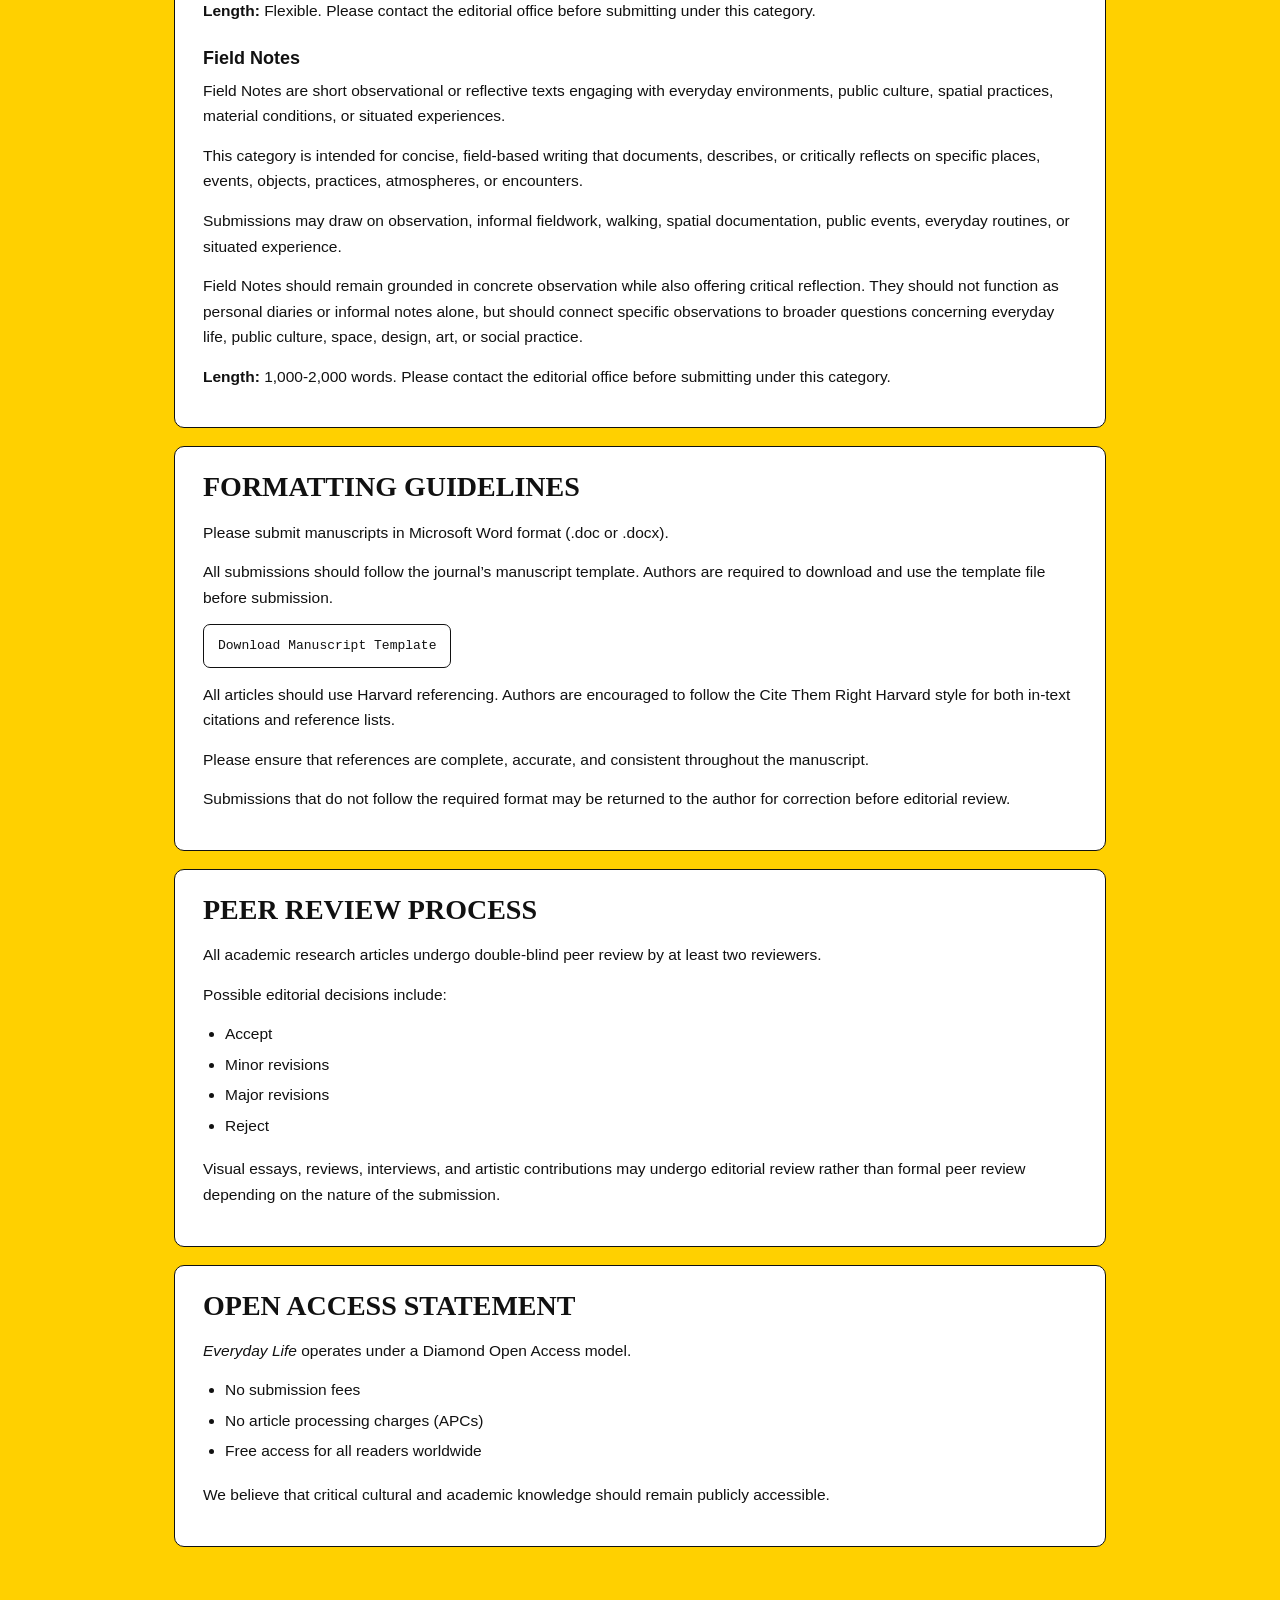
<file: submission-guidelines.html>
<!doctype html>
<html lang="en">
<head>
  <meta charset="utf-8">

  <title>Submission Guidelines | Everyday Life</title>

  <meta name="viewport" content="width=device-width, initial-scale=1">
  <meta
    name="description"
    content="Submission guidelines for Everyday Life: International Journal of Public Culture, Art and Design."
  >

  <link rel="icon" type="image/png" href="assets/images/favicon.png">
  <link rel="stylesheet" href="assets/style.css?v=4">
</head>

<body class="submission-body">

  <main class="submission-page">

    <div class="submission-back">
      <a href="index.html">Close</a>
    </div>

    <header class="submission-header">
      <p class="submission-label">Submission Guideline</p>
      <img class="submission-cover-slot" src="assets/images/cover_Final.jpg?v=4febf3e4bb62" alt="Issue 1 cover">
      <h1>Submission Guidelines & Journal Information</h1>
    </header>

    <section class="submission-section">
      <dl class="submission-meta">
        <div>
          <dt>Title</dt>
          <dd><em>Everyday Life: International Journal of Public Culture, Art and Design</em></dd>
        </div>

        <div>
          <dt>Publication Frequency</dt>
          <dd>Two issues per year</dd>
        </div>

        <div>
          <dt>Publication Format</dt>
          <dd>Online-only publication</dd>
        </div>

        <div>
          <dt>Access Model</dt>
          <dd>Diamond Open Access (Free OA)</dd>
        </div>

        <div>
          <dt>Peer Review</dt>
          <dd>Double-blind peer review for academic research articles</dd>
        </div>

        <div>
          <dt>Language</dt>
          <dd>English</dd>
        </div>

        <div>
          <dt>Publisher</dt>
          <dd>Street Study Group (SSG)</dd>
        </div>

        <div>
          <dt>Country of Publication</dt>
          <dd>United Kingdom</dd>
        </div>

        <div>
          <dt>Article Processing Charges (APCs) / Submission Fees</dt>
          <dd>None</dd>
        </div>

        <div>
          <dt>Copyright</dt>
          <dd>Authors retain copyright of their work unless otherwise stated.</dd>
        </div>

        <div>
          <dt>License</dt>
          <dd>Creative Commons Attribution 4.0 International (CC BY 4.0)</dd>
        </div>

        <div>
          <dt>Online ISSN</dt>
          <dd>2979-403X</dd>
        </div>

      </dl>
    </section>

    <section class="submission-section">
      <h2>Journal Statistics</h2>

      <table class="journal-statistics">
        <tbody>
          <tr>
            <th scope="row">Average time to initial editorial decision</th>
            <td>3 days</td>
          </tr>
          <tr>
            <th scope="row">Average time to first decision after peer review</th>
            <td>56 days</td>
          </tr>
          <tr>
            <th scope="row">Average time from acceptance to publication</th>
            <td>11 days</td>
          </tr>
          <tr>
            <th scope="row">Acceptance rate</th>
            <td>44.1%</td>
          </tr>
        </tbody>
      </table>
    </section>

    <section class="submission-section">
      <h2>Submission Checklist</h2>

      <p>
        Before submitting your manuscript to <em>Everyday Life: International Journal of Public Culture, Art and Design</em>, please ensure that the following materials are included in your submission package.
      </p>

      <h3>1. Title Page</h3>

      <p>Please prepare a separate title page document containing:</p>

      <ul>
        <li>Full title of the submission</li>
        <li>Author name(s)</li>
        <li>Institutional affiliation(s)</li>
        <li>ORCID ID(s) (optional)</li>
        <li>Contact email address</li>
        <li>Article category (Research Article / Practice Review Article / Interview / Field Notes)</li>
        <li>Word count</li>
        <li>5-7 keywords</li>
        <li>A short author biography (50-100 words)</li>
      </ul>

      <p>The title page will not be sent to reviewers.</p>

      <h3>2. Cover Letter</h3>

      <p>Please include a short cover letter, maximum 300 words, explaining:</p>

      <ul>
        <li>The main contribution or significance of the submission</li>
        <li>Why the work is relevant to the themes and scope of <em>Everyday Life</em></li>
        <li>How the submission responds to the current issue theme</li>
        <li>Confirmation that the submission is original and not currently under consideration elsewhere</li>
      </ul>

      <p>
        The editorial team uses the cover letter to better understand the context, relevance, and positioning of the submission.
      </p>

      <h3>3. Anonymous Manuscript</h3>

      <p>
        Please submit an anonymised Microsoft Word (.docx) manuscript for peer review.
      </p>

      <p>
        Please use the built-in <strong>Title</strong> and <strong>Heading</strong> styles in Microsoft Word to format the manuscript structure. Do not create headings by simply enlarging or bolding body text. For details, please refer to the manuscript template.
      </p>

      <p>The anonymous manuscript should:</p>

      <ul>
        <li>Exclude author names and affiliations</li>
        <li>Remove acknowledgements or identifying references</li>
        <li>Avoid self-identifying language where possible</li>
      </ul>

      <p>
        If citing your own previously published work, please anonymise references appropriately during the review process.
      </p>

      <p>
        For example: <strong>Author, 2024</strong> rather than including identifiable author details.
      </p>

      <p>
        Metadata and tracked changes should also be removed before submission.
      </p>

      <h3>4. Images and Media</h3>

<p>
  For visual essays, artistic projects, or image-based submissions, please provide:
</p>

<ul>
  <li>High-resolution image files</li>
  <li>Image captions in a separate Microsoft Word document</li>
  <li>Copyright and permission information where necessary</li>
</ul>

<p>
  Please do not place images directly in the manuscript. Instead, insert a placeholder in the text where each image should appear, such as <strong>[figure 1 near here]</strong>, <strong>[figure 2 near here]</strong>, and so on.
</p>

<p>
  Please name all image files consistently as <strong>figure-1</strong>, <strong>figure-2</strong>, <strong>figure-3</strong>, and so on.
</p>

<p>
  Each image file should not exceed <strong>5 MB</strong>.
</p>

<p>
  Authors are responsible for securing permissions for copyrighted material.
</p>

      <h3>5. File Format</h3>

      <p>Please submit:</p>

      <ul>
        <li>Microsoft Word (.docx) files for texts</li>
        <li>JPEG / PNG files for visual materials where applicable</li>
      </ul>
    </section>

    <section class="submission-section">
      <h2>Submission Method</h2>

      <p>Please send all submission materials to:</p>

      <p>
        <a href="mailto:streetstudygroup@gmail.com">streetstudygroup@gmail.com</a>
      </p>

      <p>Email subject line format:</p>

      <p>
        <strong>Submission - [Author Name] - [Short Title]</strong>
      </p>

      <p>Example:</p>

      <p>
        <strong>Submission - Jane Smith - Public Screens and Everyday Attention</strong>
      </p>
    </section>

    <section class="submission-section">
      <h2>Editorial Structure</h2>

      <p>
        Each issue of <em>Everyday Life</em> typically includes:
      </p>

      <ul>
        <li>Peer-reviewed research articles</li>
        <li>Editorial-reviewed review articles</li>
        <li>Interviews and conversations</li>
        <li>field notes</li>
      </ul>

      <p>
        The journal aims to maintain a balance between rigorous academic research and broader forms of cultural and critical engagement.
      </p>
    </section>

    <section class="submission-section">
      <h2>What We Are Looking For</h2>

      <p>
        The journal welcomes submissions that are intellectually ambitious, critically engaged, visually aware, and interdisciplinary in approach. We are particularly interested in contributions that explore the relationships between design, public culture, space, media, infrastructure, and everyday experience.
      </p>

      <p>We encourage submissions that:</p>

      <ul>
        <li>Cross disciplinary boundaries</li>
        <li>Experiment with form or method</li>
        <li>Engage critically with contemporary social and spatial conditions</li>
        <li>Connect theoretical reflection with empirical or situated inquiry</li>
        <li>Explore underrepresented aspects of public culture and ordinary life</li>
        <li>Develop dialogue between academic research and artistic or curatorial practice</li>
      </ul>

      <p>
        Submissions may be theoretical, historical, empirical, speculative, visual, practice-based, or experimental.
      </p>
    </section>

    <section class="submission-section">
      <h2>Thematic Calls</h2>

      <p>
        <em>Everyday Life</em> publishes two issues per year. Each issue is organised around a specific thematic call, which will be updated every six months. The current thematic call is <strong>Everyday Life Research Across Disciplines</strong>. This issue has now closed.
      </p>

      <p>
        All submissions should carefully consider their relevance to the current issue theme. Authors are expected to explain, either in the abstract or cover letter, how their submission responds to the current call and how it contributes to the journal’s broader interest in everyday life, public culture, art, design, space, and social practice.
      </p>

      <p>
        Submissions that do not clearly engage with the current theme may be declined at the initial editorial screening stage or, where appropriate, considered for a future issue.
      </p>
      <p>
  <strong>Conversations and Interviews</strong> and <strong>Field Notes</strong> are rolling sections. They do not follow the timeline or theme of each specific call, and submissions to these sections are accepted on a rolling basis. Accepted contributions will be published as part of the nearest available issue.
</p>
    </section>

    <section class="submission-section">
      <h2>Categories of Submission</h2>

      <h3>Research Articles</h3>

      <p>
        As peer-reviewed scholarly articles, research articles should offer a clear academic contribution to the current issue theme. Submissions may be theoretical, historical, methodological, empirical, interdisciplinary, or practice-informed, but they should demonstrate a sustained engagement with relevant literature, research questions, methods, evidence, and argumentation.
      </p>

      <p>
        <strong>Length:</strong> No more than 5,500 words, excluding citations and footnotes.
      </p>

      <p>Submissions should include:</p>

      <ul>
        <li>Title</li>
        <li>Abstract (150-250 words)</li>
        <li>5-7 keywords</li>
        <li>Main text</li>
        <li>References</li>
        <li>Short author biography</li>
      </ul>

      <h3>Practice Review Articles</h3>

      <p>
        Practice Review Articles are designed for artists, designers, architects, curators, filmmakers, photographers, cultural workers, and practice-based researchers who wish to critically reflect on their own work, exhibitions, projects, visual research, spatial interventions, or creative practice through the lens of everyday life.
      </p>

      <p>
        Rather than functioning as simple project descriptions or portfolio presentations, Practice Review Articles should explain how a work, project, exhibition, or practice engages with everyday life as a field of research, experience, representation, method, or critique.
      </p>

      <p>
        Contributors are encouraged to reflect on how everyday life perspectives inform their creative process, spatial thinking, visual method, curatorial approach, public engagement, or critical interpretation.
      </p>

      <p>We welcome submissions including, but not limited to:</p>

      <ul>
        <li>Exhibition and book reviews</li>
        <li>Photography projects</li>
        <li>Visual documentation</li>
        <li>Spatial and urban observations</li>
        <li>Curatorial reflections</li>
        <li>Artistic or practice-based research</li>
        <li>Experimental visual essays</li>
        <li>Archival or documentary material</li>
        <li>Film and moving image projects</li>
      </ul>

      <p>Submissions should include:</p>

      <ul>
        <li>Title</li>
        <li>Abstract (150-250 words)</li>
        <li>5-7 keywords</li>
        <li>Main text</li>
        <li>References</li>
        <li>Short author biography</li>
      </ul>

      <p>
        Practice Review Articles should move beyond description and engage critically with broader cultural, political, spatial, social, aesthetic, or theoretical questions.
      </p>

      <p>
        <strong>Length:</strong> Typically 1,500-2,500 words. Maximum 3,000 words, excluding citations and footnotes.
      </p>

      <p>
        Where appropriate, submissions should include at least 3 images with captions and copyright information.
      </p>

      <h3>Conversations and Interviews</h3>

      <p>
        Dialogues with artists, designers, architects, curators, researchers, and cultural practitioners.
      </p>

      <p>
        <strong>Length:</strong> Flexible. Please contact the editorial office before submitting under this category.
      </p>

      <h3>Field Notes</h3>

      <p>
        Field Notes are short observational or reflective texts engaging with everyday environments, public culture, spatial practices, material conditions, or situated experiences.
      </p>

      <p>
        This category is intended for concise, field-based writing that documents, describes, or critically reflects on specific places, events, objects, practices, atmospheres, or encounters.
      </p>

      <p>
        Submissions may draw on observation, informal fieldwork, walking, spatial documentation, public events, everyday routines, or situated experience.
      </p>

      <p>
        Field Notes should remain grounded in concrete observation while also offering critical reflection. They should not function as personal diaries or informal notes alone, but should connect specific observations to broader questions concerning everyday life, public culture, space, design, art, or social practice.
      </p>

      <p>
        <strong>Length:</strong> 1,000-2,000 words. Please contact the editorial office before submitting under this category.
      </p>
    </section>

    <section class="submission-section">
      <h2>Formatting Guidelines</h2>

      <p>
        Please submit manuscripts in Microsoft Word format (.doc or .docx).
      </p>

      <p>
        All submissions should follow the journal’s manuscript template. Authors are required to download and use the template file before submission.
      </p>

      <p>
        <a class="submission-button" href="assets/Everyday-Life_format_2026.docx" download>Download Manuscript Template</a>
      </p>

      <p>
        All articles should use Harvard referencing. Authors are encouraged to follow the Cite Them Right Harvard style for both in-text citations and reference lists.
      </p>

      <p>
        Please ensure that references are complete, accurate, and consistent throughout the manuscript.
      </p>

      <p>
        Submissions that do not follow the required format may be returned to the author for correction before editorial review.
      </p>
    </section>

    <section class="submission-section">
      <h2>Peer Review Process</h2>

      <p>
        All academic research articles undergo double-blind peer review by at least two reviewers.
      </p>

      <p>Possible editorial decisions include:</p>

      <ul>
        <li>Accept</li>
        <li>Minor revisions</li>
        <li>Major revisions</li>
        <li>Reject</li>
      </ul>

      <p>
        Visual essays, reviews, interviews, and artistic contributions may undergo editorial review rather than formal peer review depending on the nature of the submission.
      </p>
    </section>

    <section class="submission-section">
      <h2>Open Access Statement</h2>

      <p>
        <em>Everyday Life</em> operates under a Diamond Open Access model.
      </p>

      <ul>
        <li>No submission fees</li>
        <li>No article processing charges (APCs)</li>
        <li>Free access for all readers worldwide</li>
      </ul>

      <p>
        We believe that critical cultural and academic knowledge should remain publicly accessible.
      </p>
    </section>

  </main>

</body>
</html>
</file>
<file: assets/style.css>
:root {
  --yellow: #ffd000;
  --black: #111111;
  --white: #ffffff;
  --line: rgba(0, 0, 0, 0.18);
  --radius: 12px;
}

/* 全局盒模型，保证 padding 不会额外撑大元素 */
* {
  box-sizing: border-box;
}

html {
  scroll-behavior: smooth;
}

body {
  margin: 0;
  color: var(--black);
  background: var(--yellow);
  font-family: Arial, Helvetica, sans-serif;
}

/* 所有链接的默认样式和 hover 透明效果 */
a {
  color: var(--black);
  transition: opacity 0.2s ease, background-color 0.2s ease;
}

a:hover {
  opacity: 0.55;
}

/* =========================================================
   主页整体背景
   - 控制整屏背景图
   - min-width / min-height 用来保持桌面版固定构图
   ========================================================= */

.homepage {
  position: relative;
  width: 100vw;
  height: 100vh;
  min-width: 1280px;
  min-height: 720px;
  overflow: hidden;
  background-image: url("images/homepage-bg.jpg");
  background-size: cover;
  background-position: center center;
  background-repeat: no-repeat;
}

/* =========================================================
   左侧黄色主卡片
   - width 控制黄色卡片宽度
   - height 控制黄色卡片高度
   - padding 控制内部文字和边缘距离
   - display:flex + margin-top:auto 让底部按钮固定靠下
   ========================================================= */

.home-card {
  position: absolute;
  left: 32px;
  top: 32px;
  width: 570px;
  height: 760px;
  padding: 24px 24px 26px;
  background: var(--yellow);
  border: none;
  outline: none;
  box-shadow: none;
  border-radius: var(--radius);

  display: flex;
  flex-direction: column;
  transform-origin: left top;
}

/* =========================================================
   顶部品牌标题区域
   - brand-block 控制标题区底部留白和分割线
   ========================================================= */

.brand-block {
  padding-bottom: 38px;
  border-bottom: 1px solid var(--line);
}

/* “Everyday Life” 大标题
   - font-size 控制大小
   - letter-spacing 控制字距
   - scaleX 控制横向压缩/拉伸
   - white-space: nowrap 保证不换行
*/
.brand-block h1 {
  margin: 0;
  font-size: 85px;
  line-height: 0.9;
  letter-spacing: -0.05em;
  font-weight: 900;
  white-space: nowrap;
  display: inline-block;
  transform: scaleX(0.9); /* 横向宽度：越小越窄，例如 0.88；越大越宽，例如 0.95 */
  transform-origin: left top;
}

/* 副标题：International Journal...
   - font-size 控制大小
   - line-height 控制行距
   - letter-spacing 控制字距
*/
.brand-block p {
  margin: 18px 0 0;
  max-width: 520px;
  font-size: 22px;
  line-height: 1.15;
  letter-spacing: -0.05em;
  font-style: italic;
  font-weight: 800;
}

/* =========================================================
   Current Issue / 主入口区域
   ========================================================= */

.feature-block {
  padding: 16px 0 18px;
  border-bottom: 1px solid var(--line);
}

.feature-block a {
  color: var(--black);
  text-decoration: none;
}

/* 小标签：Current Issue */
.small-label {
  margin: 0 0 8px;
  font-family: "Courier New", Courier, monospace;
  font-size: 14px;
}

/* 当前 Issue 主标题
   - font-size 控制标题大小
   - letter-spacing 控制标题字距
   - font-weight 700 + text-shadow 是为了避免 800 太粗、799 太细
*/
.feature-block h2 {
  margin: 0;
  max-width: 540px;
  font-size: 30px;
  line-height: 1.04;
  letter-spacing: 0.03em;
  font-weight: 700;
  text-shadow:
    0.35px 0 0 var(--black),
    -0.35px 0 0 var(--black);
}

/* Issue 日期 / 卷期信息 */
.mono {
  margin: 20px 0 0;
  font-family: "Courier New", Courier, monospace;
  font-size: 14px;
  line-height: 1.6;
}

/* =========================================================
   Field Notes / Conversation 栏目入口
   ========================================================= */

.news-block {
  border-bottom: 1px solid var(--line);
}

/* 每一个栏目行
   - padding 控制上下留白
   - line-height 控制文字行距
   - grid-template-columns 让右侧 V1 I1 靠右
*/
.news-row {
  display: grid;
  grid-template-columns: minmax(0, 1fr) auto;
  gap: 18px;
  padding: 15px 0; /* 想让栏目更松就加大，例如 17px；更紧就改 12px */
  border-bottom: 1px solid var(--line);
  font-family: "Courier New", Courier, monospace;
  font-size: 13.5px;
  line-height: 1.48;
}

.news-row:last-child {
  border-bottom: none;
}

.news-row a {
  display: block;
  color: var(--black);
  text-decoration: none;
}

/* 鼠标经过栏目时的轻微白色背景 */
.news-row:hover {
  background: rgba(255, 255, 255, 0.18);
}

/* Field Notes / Conversation 标题
   - font-size 控制这两个栏目标题大小
*/
.news-row strong {
  display: inline-block;
  margin-bottom: 3px;
  font-size: 16.5px; /* 想再大一点改 17px */
  line-height: 1.15;
  font-weight: 900;
}

/* Rolling section · Current issue 这一行 */
.section-status {
  display: inline-block;
  margin-bottom: 4px;
  font-style: italic;
  opacity: 0.72;
}

/* 右侧 V1 I1 */
.issue-number {
  text-align: right;
  white-space: nowrap;
  font-size: 13px;
  opacity: 0.85;
}

/* =========================================================
   底部三个按钮
   - margin-top:auto 把按钮推到黄卡底部
   ========================================================= */

.home-buttons {
  display: grid;
  grid-template-columns: 1fr 1fr;
  gap: 8px;
  padding-top: 16px;
  margin-top: 20px; /* 关键：把按钮推到底部 */
}

.home-buttons .wide {
  grid-column: 1 / -1;
}

.home-buttons a,
.close-button,
.panel-button {
  display: block;
  padding: 9px 12px;
  border: 1.2px solid var(--black);
  border-radius: 7px;
  color: var(--black);
  background: transparent;
  text-align: center;
  text-decoration: none;
  font-family: "Courier New", Courier, monospace;
  font-size: 13px;
  transition: opacity 0.2s ease, background-color 0.2s ease;
}

/* =========================================================
   右下角 Welcome 卡片
   ========================================================= */

.welcome-card {
  position: absolute;
  right: 32px;
  bottom: 32px;
  width: 340px;
  padding: 18px;
  background: var(--yellow);
  border: none;
  outline: none;
  box-shadow: none;
  border-radius: var(--radius);
  text-align: right;
  transform-origin: right bottom;
}

.welcome-card h2 {
  margin: 0 0 14px;
  font-size: 34px;
  line-height: 0.95;
  letter-spacing: -0.055em;
  font-weight: 900;
}

.welcome-card p {
  margin: 0 0 14px;
  font-family: "Courier New", Courier, monospace;
  font-size: 13px;
  line-height: 1.42;
}

.welcome-card .credit {
  font-size: 12px;
}

.welcome-card .contact {
  margin-bottom: 0;
  font-weight: 700;
}

.welcome-card a {
  color: var(--black);
}

/* =========================================================
   左下角 SSG logo
   - width / height 控制外框尺寸
   - border 控制描边；0px 就是无描边
   ========================================================= */

.corner-logo-card {
  position: absolute;
  left: 25px;
  bottom: 15px;
  width: 150px;
  height: 80px;
  padding: 14px;
  background: transparent;
  border: 0px solid var(--yellow); /* 想要黄色描边改成 2px solid var(--yellow) */
  outline: none;
  box-shadow: none;
  border-radius: var(--radius);
  display: flex;
  align-items: center;
  justify-content: center;
  z-index: 5;
  transition: opacity 0.2s ease;
  transform-origin: left bottom;
}

.corner-logo-card:hover {
  opacity: 0.55;
}

/* logo 图片本身大小 */
.corner-logo-card img {
  max-width: 88%;
  max-height: 80%;
  object-fit: contain;
  display: block;
}

/* =========================================================
   右侧弹出 panel：About / Editorial Board / Publish With Us
   ========================================================= */

/* 整个白色弹窗本体
   - top / right 控制弹窗距离浏览器边缘的位置
   - width 控制弹窗宽度
   - height 控制弹窗高度
   - padding 控制内容和白框边缘的距离
   - border-radius 控制白框圆角
   - background 控制白框底色
*/
.side-panel {
  display: none;
  position: fixed;
  z-index: 20;

  top: 24px;                         /* 弹窗距离顶部 */
  right: 0px;                        /* 弹窗距离右侧；如果想右边也露背景，改成 24px */
  width: 600px;                      /* 弹窗整体宽度 */
  height: calc(100vh - 48px);        /* 弹窗高度：上下各留 24px */

  padding: 28px 26px;                /* 内容距离白框边缘的距离 */
  background: var(--white);

  border: none;                      /* 去掉外框线 */
  outline: none;
  box-shadow: none;                  /* 不要阴影 */
  border-radius: var(--radius);      /* 四角圆角；数值来自 :root 的 --radius */

  overflow-y: auto;                  /* 内容太长时允许内部滚动 */
}

/* URL 出现 #about-this-journal / #editorial-board 时显示对应 panel */
.side-panel:target {
  display: block;
}

/* 弹窗内部内容区
   - max-width 控制文字区域宽度
   - margin: 0 auto 让内容在白框里居中
*/
.panel-content {
  max-width: 520px;                  /* 正文宽度；想更宽改 540px */
  margin: 0 auto;
}

/* Close 按钮
   - width 控制按钮宽度
   - padding 控制按钮内部空间
   - margin-bottom 控制 Close 和下面分割线/标题的距离
*/
.close-button {
  width: 86px;
  margin-left: auto;
  margin-bottom: 10px;
  padding: 10px 12px;
}

/* 小标题：Editorial Board / About This Journal
   - font-family 控制字体
   - font-size 可以单独加
   - padding-top 控制和上方分割线距离
*/
.panel-title {
  margin: 0;
  padding-top: 16px;
  border-top: 1px solid var(--line);

  font-family: "Courier New", Courier, monospace;  /* 小标题字体 */
  font-size: 16.5px;                                 /* 小标题字号 */
  line-height: 1.3;                                /* 小标题行距 */
  letter-spacing: 0;
  width: 111.111%;
  transform: scaleX(0.9);
  transform-origin: left top;
  font-weight: 900;
}

/* 弹窗大标题：Executive Editor / Co-editors
   - font-size 控制大标题大小
   - line-height 控制标题行距
   - letter-spacing 控制字距
   - margin 控制标题上下距离
*/
.panel-content h2 {
  margin: 28px 0 22px;              /* 上 28px，右 0，下 22px，左 0 */
  font-size: 30px;                  /* 大标题大小；现在比之前 44px 稍小 */
  line-height: 1;                   /* 标题行距 */
  letter-spacing: -0.005em;         /* 字距；负数越大越挤 */
  transform: scaleX(0.85);
  transform-origin: left top;
  font-weight: 900;
}

/* 弹窗正文文字
   - 这里控制机构、Areas、Contact 等正文
   - font-family 是正文用 Courier 的原因
   - font-size 控制正文大小
   - line-height 控制正文行距
*/
.panel-content p {
  margin: 0 0 20px;                 /* 每段之间的距离 */
  font-family: "Courier New", Courier, monospace;
  font-size: 15px;                /* 正文字号；想小一点改 15px */
  line-height: 1.5;                 /* 正文行距；想松一点改 1.6 */
  letter-spacing: -0.03em;
}

/* 弹窗内所有链接的基础样式
   - 默认不加下划线，避免 ORCID 名字和 Contact 混在一起
*/
.panel-content a {
  color: var(--black);
  text-decoration: none;
  text-underline-offset: 0.18em;
}

/* Contact 链接
   - 所有 mailto 邮箱链接都显示下划线
   - 也就是 Contact ↗ 会有横线
*/
.panel-content a[href^="mailto:"] {
  text-decoration: underline;
}

/* ORCID / 姓名链接
   - 例如 Sinan Wang 链接到 ORCID
   - 不显示下划线
*/
.editorial-member strong:first-child a {
  text-decoration: none;
}

/* ORCID / 姓名链接 hover
   - 鼠标移上去只变透明，不加横线
*/
.editorial-member strong:first-child a:hover {
  text-decoration: none;
  opacity: 0.55;
}

/* 弹窗内横线，例如 Executive Editor 和 Co-editors 之间 */
.panel-content hr {
  border: none;
  border-top: 1px solid var(--line);
  margin: 24px 0;                   /* 横线上下距离 */
}

/* 弹窗里的大按钮，例如 Read Current Call */
.panel-button {
  width: 100%;
  margin-top: 12px;
}

/* =========================================================
   Editorial Board 成员列表
   ========================================================= */

/* 每个编辑成员之间的距离
   - 数值越大，每个人之间越松
*/
.editorial-member {
  margin-bottom: 28px;
}

/* 每个成员信息段落底部不要再额外加 margin */
.editorial-member p {
  margin-bottom: 0;
}

/* 成员姓名
   - 这里控制 Sinan Wang / Dr. Fangjie Guo / Houwei Fu 等姓名
   - display: inline-block 让 margin-bottom 生效
*/
.editorial-member strong:first-child {
  display: inline-block;
  margin-bottom: 4px;

  font-size: 16px;                  /* 姓名字号 */
  line-height: 1.25;
  font-weight: 700;
}

/* 如果姓名里面是链接，例如 Sinan Wang 链到 ORCID
   - 姓名链接不显示下划线
   - Contact 链接单独用 mailto 规则显示下划线
*/
.editorial-member strong:first-child a {
  color: var(--black);
  text-decoration: none !important;
  border-bottom: none !important;
}

/* 鼠标移到姓名 / ORCID 链接上：只变透明，不出现下划线 */
.editorial-member strong:first-child a:hover {
  text-decoration: none !important;
  border-bottom: none !important;
  opacity: 0.55;
}


/* Areas 这个粗体标签
   - 不要误伤第一个姓名，所以用 p strong:not(:first-child)
*/
.editorial-member p strong:not(:first-child) {
  font-weight: 700;
}

/* =========================================================
   中小屏幕处理
   ========================================================= */

@media (min-width: 821px) and (max-height: 860px) {
  .home-card,
  .welcome-card,
  .corner-logo-card {
    transform: scale(0.88);
  }
}

@media (min-width: 821px) and (max-height: 760px) {
  .home-card,
  .welcome-card,
  .corner-logo-card {
    transform: scale(0.78);
  }
}

@media (min-width: 821px) and (max-height: 680px) {
  .home-card,
  .welcome-card,
  .corner-logo-card {
    transform: scale(0.68);
  }
}

@media (max-width: 1279px) and (min-width: 821px) {
  .homepage {
    min-width: 0;
    min-height: 0;
    overflow-x: hidden;
  }

  .home-card {
    left: 24px;
    top: 24px;
    width: min(570px, calc(100vw - 48px));
    height: auto;
    min-height: 0;
    transform: none;
  }

  .welcome-card {
    right: 24px;
    bottom: 24px;
    width: min(340px, calc(100vw - 48px));
    transform: none;
  }

  .corner-logo-card {
    transform: none;
  }
}

@media (max-width: 820px) {
  html,
  body {
    overflow-x: hidden;
  }

  .homepage {
    width: 100%;
    min-width: 0;
    height: auto;
    min-height: 100svh;
    overflow: visible;
    padding: 16px 14px 28px;
    background-size: 100% auto;
    background-position: center top;
    background-repeat: repeat-y;
  }

  .home-card,
  .welcome-card,
  .corner-logo-card {
    position: relative;
    left: auto;
    right: auto;
    top: auto;
    bottom: auto;
  }

  .home-card {
    width: 100%;
    height: auto;
    min-height: 0;
    padding: 18px 18px 20px;
    border-radius: 10px;
  }

  .brand-block {
    padding-bottom: 24px;
  }

  .brand-block h1 {
    font-size: clamp(44px, 18vw, 74px);
    max-width: 100%;
    transform: none;
    white-space: normal;
    letter-spacing: -0.06em;
  }

  .brand-block p {
    margin-top: 12px;
    font-size: clamp(16px, 5vw, 22px);
    max-width: 100%;
  }

  .feature-block {
    padding: 14px 0 16px;
  }

  .feature-block h2 {
    font-size: clamp(24px, 7.5vw, 32px);
    max-width: 100%;
  }

  .mono {
    margin-top: 14px;
  }

  .news-row {
    gap: 10px;
    padding: 13px 0;
    font-size: 12.5px;
  }

  .news-row strong {
    font-size: 15.5px;
  }

  .issue-number {
    font-size: 12px;
  }

  .home-buttons {
    grid-template-columns: 1fr;
    margin-top: 16px;
  }

  .welcome-card {
    width: min(100%, 420px);
    margin: 18px 0 0 auto;
    padding: 16px;
    text-align: right;
    border-radius: 10px;
  }

  .welcome-card h2 {
    font-size: 32px;
  }

  .corner-logo-card {
    width: 118px;
    height: 64px;
    margin: 16px 0 0;
    padding: 8px 0;
  }

  .side-panel {
    top: 0;
    right: 0;
    bottom: 0;
    left: 0;
    width: 100vw;
    height: 100svh;
    padding: max(18px, env(safe-area-inset-top)) 18px max(32px, env(safe-area-inset-bottom));
    border-radius: 0;
    overflow-y: auto;
    overscroll-behavior: contain;
  }

  .panel-content {
    max-width: none;
  }

  .close-button {
    position: sticky;
    top: 0;
    z-index: 2;
    background: var(--white);
  }

  .panel-content h2 {
    transform: none;
    font-size: 28px;
  }

  .panel-title {
    width: auto;
    transform: none;
  }

  .panel-content p {
    font-size: 14px;
    letter-spacing: 0;
  }

  body:has(.side-panel:target) {
    overflow: hidden;
  }
}



/* =========================================================
   Submission Guidelines 独立页面整体样式
   ========================================================= */

/* 页面最外层容器
   - max-width 控制正文最大宽度
   - margin 控制页面居中
   - padding 控制页面四周留白
*/
.submission-page {
  max-width: 980px;
  margin: 0 auto;
  padding: 32px 24px 56px;
}

/* 顶部返回区域
   - margin-bottom 控制它和标题区之间的距离
*/
.submission-back {
  margin-bottom: 18px;
}

/* Close / 返回首页按钮
   - display 让按钮可以设置宽高和内边距
   - border 控制黑色描边
   - border-radius 控制圆角
*/
.submission-back a {
  display: inline-block;
  padding: 8px 14px;
  border: 1.2px solid var(--black);
  border-radius: 7px;
  color: var(--black);
  background: transparent;
  text-decoration: none;
  font-family: "Courier New", Courier, monospace;
  font-size: 13px;
}

/* 页面小标题：Submission Guideline
   - border-top 控制顶部横线
   - padding-top 控制横线和文字距离
*/
.submission-label {
  margin: 0 0 26px;
  padding-top: 18px;
  border-top: 1px solid var(--line);
  font-family: "Courier New", Courier, monospace;
  font-size: 16.5px;
  line-height: 1.3;
  font-weight: 900;
}

/* 页面主标题
   - font-size 控制大标题大小
   - line-height 控制标题行距
*/
.submission-cover-slot {
  display: block;
  width: min(260px, 72vw);
  aspect-ratio: 3 / 4;
  margin: 0 0 28px;
  background: var(--white);
  border: 1.5px solid var(--black);
  border-radius: 8px;
  object-fit: contain;
  object-position: center center;
}

.submission-header h1 {
  margin: 0 0 28px;
  font-size: 42px;
  line-height: 1.05;
  font-weight: 900;
  letter-spacing: -0.02em;
}

/* 每个白色内容区块
   - padding 控制区块内部留白
   - margin-bottom 控制区块之间距离
   - border 控制黑色边框
*/
.submission-section {
  padding: 24px 28px;
  margin-bottom: 18px;
  background: var(--white);
  border: 1.5px solid var(--black);
  border-radius: 10px;
}

/* 区块标题，例如 Submission Checklist
   - text-transform 控制是否大写
*/
.submission-section h2 {
  margin: 0 0 16px;
  font-family: Georgia, "Times New Roman", serif;
  font-size: 28px;
  line-height: 1.15;
  font-weight: 700;
  text-transform: uppercase;
}

/* 小标题，例如 1. Title Page */
.submission-section h3 {
  margin: 24px 0 8px;
  font-size: 18px;
  line-height: 1.25;
  font-weight: 900;
}

/* 正文、列表文字
   - font-size 控制正文大小
   - line-height 控制正文行距
*/
.submission-section p,
.submission-section li {
  font-size: 15.5px;
  line-height: 1.65;
}

/* 正文段落间距 */
.submission-section p {
  margin: 0 0 14px;
}

/* 列表整体缩进和上下距离 */
.submission-section ul {
  margin: 8px 0 18px;
  padding-left: 22px;
}

/* 每条列表之间的距离 */
.submission-section li {
  margin: 5px 0;
}

/* 期刊信息表格区域 */
.submission-meta {
  margin: 0;
}

/* 每一行期刊信息
   - grid-template-columns 控制左侧标签和右侧内容宽度
*/
.submission-meta div {
  display: grid;
  grid-template-columns: 240px minmax(0, 1fr);
  gap: 18px;
  padding: 10px 0;
  border-top: 1px solid var(--line);
}

/* 第一行不需要上边线 */
.submission-meta div:first-child {
  border-top: none;
}

/* 左侧标签文字，例如 Title / Publisher */
.submission-meta dt {
  font-weight: 900;
}

/* 右侧说明文字 */
.submission-meta dd {
  margin: 0;
}

.journal-statistics {
  width: 100%;
  border-collapse: collapse;
  font-size: 15.5px;
  line-height: 1.45;
}

.journal-statistics tr {
  border-top: 1px solid var(--line);
}

.journal-statistics tr:first-child {
  border-top: none;
}

.journal-statistics th,
.journal-statistics td {
  padding: 12px 0;
  vertical-align: top;
  text-align: left;
}

.journal-statistics th {
  width: 70%;
  padding-right: 18px;
  font-weight: 900;
}

.journal-statistics td {
  width: 30%;
  font-weight: 900;
  white-space: nowrap;
}

/* 邮箱链接和下载按钮 */
.submission-button {
  display: inline-block;
  padding: 10px 14px;
  border: 1.5px solid var(--black);
  border-radius: 7px;
  color: var(--black);
  text-decoration: none;
  font-family: "Courier New", Courier, monospace;
  font-size: 13px;
}

/* 手机窄屏适配
   - 信息表格从左右两列变成上下排列
*/
@media (max-width: 760px) {
  .submission-page {
    padding: 24px 16px 44px;
  }

  .submission-meta div {
    grid-template-columns: 1fr;
    gap: 2px;
  }

  .submission-section {
    padding: 18px;
  }

  .submission-header h1 {
    font-size: 32px;
  }

  .submission-cover-slot {
    width: min(220px, 74vw);
  }

  .journal-statistics th,
  .journal-statistics td {
    display: block;
    width: 100%;
    padding: 8px 0 0;
  }

  .journal-statistics td {
    padding: 2px 0 8px;
  }
}


/* =========================================================
   Field Notes / Conversation 独立列表页
   ========================================================= */

/* 整个列表页面
   - max-width 控制页面最大宽度
   - margin 控制页面居中
   - padding 控制页面四周留白
*/
.listing-page {
  max-width: 1100px;
  margin: 0 auto;
  padding: 32px 24px 56px;
}

/* 顶部 Close 返回按钮区域
   - margin-bottom 控制按钮和标题之间的距离
*/
.listing-back {
  margin-bottom: 18px;
}

/* Close 按钮样式 */
.listing-back a {
  display: inline-block;
  padding: 8px 14px;
  border: 1.2px solid var(--black);
  border-radius: 7px;
  color: var(--black);
  background: transparent;
  text-decoration: none;
  font-family: "Courier New", Courier, monospace;
  font-size: 13px;
}

/* 页面顶部标题区域
   - margin-bottom 控制标题区和文章列表之间的距离
*/
.listing-header {
  margin-bottom: 24px;
}

/* 小标签：Rolling Section */
.listing-label {
  margin: 0 0 20px;
  padding-top: 18px;
  border-top: 1px solid var(--line);
  font-family: "Courier New", Courier, monospace;
  font-size: 16.5px;
  line-height: 1.3;
  font-weight: 900;
}

/* 页面大标题：Field Notes / Conversation */
.listing-header h1 {
  margin: 0 0 12px;
  font-size: 56px;
  line-height: 0.95;
  letter-spacing: -0.03em;
  font-weight: 900;
}

/* 页面介绍文字 */
.listing-header p {
  max-width: 680px;
  margin: 0;
  font-family: "Courier New", Courier, monospace;
  font-size: 15px;
  line-height: 1.55;
}

/* 文章列表外框
   - 以后有文章时，每篇文章可以放在这里面
*/
.listing-section {
  padding: 20px 24px;
  background: var(--white);
  border: 1.5px solid var(--black);
  border-radius: 10px;
}

/* 暂无文章提示 */
.listing-empty {
  min-height: 210px;
  display: flex;
  align-items: center;
  justify-content: center;
  text-align: center;
  border: 1px dashed var(--line);
  border-radius: 8px;
}

/* 暂无文章文字 */
.listing-empty p {
  margin: 0;
  font-family: "Courier New", Courier, monospace;
  font-size: 14px;
}

.listing-article {
  padding: 0 0 22px;
  margin-bottom: 22px;
  border-bottom: 1px solid var(--line);
}

.listing-article:last-child {
  margin-bottom: 0;
  border-bottom: none;
}

.listing-article-meta {
  margin: 0 0 8px;
  font-family: "Courier New", Courier, monospace;
  font-size: 13px;
}

.listing-article h2 {
  margin: 0 0 10px;
  font-family: Georgia, "Times New Roman", serif;
  font-size: 28px;
  line-height: 1.12;
}

.listing-article h2 a {
  color: var(--black);
  text-decoration: none;
}

.listing-article h2 a:hover {
  text-decoration: underline;
  text-underline-offset: 0.12em;
}

.listing-article p {
  margin: 0;
  font-size: 15.5px;
  line-height: 1.55;
}

.listing-article-links {
  margin-top: 10px !important;
  font-size: 15px !important;
}

.listing-article-links a {
  color: var(--black);
  text-decoration: underline;
  text-underline-offset: 0.14em;
}

/* 手机屏幕适配 */
@media (max-width: 760px) {
  .listing-page {
    padding: 24px 16px 44px;
  }

  .listing-header h1 {
    font-size: 40px;
  }

  .listing-section {
    padding: 18px;
  }
}

/* =========================================================
   Issue 独立页面：当前期刊大厅
   ========================================================= */

/* 整个 issue 页面
   - max-width 控制页面最大宽度
   - margin 控制页面居中
   - padding 控制页面四周留白
*/
.issue-page {
  max-width: 1180px;
  margin: 0 auto;
  padding: 32px 24px 56px;
}

/* 顶部 Close 返回按钮区域
   - margin-bottom 控制按钮和封面区之间距离
*/
.issue-back {
  margin-bottom: 18px;
}

/* Close 按钮样式 */
.issue-back a {
  display: inline-block;
  padding: 8px 14px;
  border: 1.2px solid var(--black);
  border-radius: 7px;
  color: var(--black);
  background: transparent;
  text-decoration: none;
  font-family: "Courier New", Courier, monospace;
  font-size: 13px;
}

/* 顶部 issue 信息区
   - grid-template-columns 控制左侧封面和右侧标题宽度
   - gap 控制封面和文字之间距离
*/
.issue-header {
  display: grid;
  grid-template-columns: 320px minmax(0, 1fr);
  gap: 28px;
  align-items: stretch;
  margin-bottom: 24px;
}

/* 封面外层
   - 以后正式封面图片可以放在这里
*/
.issue-cover {
  min-height: 430px;
}

.issue-cover img {
  width: 100%;
  height: 100%;
  min-height: 430px;
  display: block;
  object-fit: cover;
  background: var(--white);
  border: 1.5px solid var(--black);
  border-radius: 10px;
}

/* 封面占位框
   - background 控制封面底色
   - border 控制封面边框
*/
.issue-cover-placeholder {
  width: 100%;
  height: 100%;
  min-height: 430px;
  display: flex;
  align-items: center;
  justify-content: center;
  background: var(--white);
  border: 1.5px solid var(--black);
  border-radius: 10px;
}

/* 封面占位文字 */
.issue-cover-placeholder span {
  font-family: "Courier New", Courier, monospace;
  font-size: 14px;
}

/* 右侧标题信息白色区块 */
.issue-header-text {
  padding: 28px 32px;
  background: var(--white);
  border: 1.5px solid var(--black);
  border-radius: 10px;
}

/* 小标签：Current Issue */
.issue-label {
  margin: 0 0 22px;
  padding-top: 18px;
  border-top: 1px solid var(--line);
  font-family: "Courier New", Courier, monospace;
  font-size: 16.5px;
  line-height: 1.3;
  font-weight: 900;
}

/* Issue 主标题 */
.issue-header h1 {
  margin: 0 0 28px;
  font-size: 54px;
  line-height: 0.98;
  letter-spacing: -0.03em;
  font-weight: 900;
}

/* Volume / Issue / 发布时间 */
.issue-meta {
  margin: 0;
  font-family: "Courier New", Courier, monospace;
  font-size: 15px;
  line-height: 1.6;
}

/* 每个栏目区块
   - margin-bottom 控制栏目之间距离
*/
.issue-section {
  padding: 24px 28px;
  margin-bottom: 18px;
  background: var(--white);
  border: 1.5px solid var(--black);
  border-radius: 10px;
}

/* 栏目标题：Research Articles 等 */
.issue-section h2 {
  margin: 0 0 18px;
  font-family: Georgia, "Times New Roman", serif;
  font-size: 28px;
  line-height: 1.15;
  font-weight: 700;
  text-transform: uppercase;
}

/* 暂无文章区域 */
.issue-empty {
  min-height: 120px;
  display: flex;
  align-items: center;
  justify-content: center;
  text-align: center;
  border: 1px dashed var(--line);
  border-radius: 8px;
}

/* 暂无文章文字 */
.issue-empty p {
  margin: 0;
  font-family: "Courier New", Courier, monospace;
  font-size: 14px;
}

.issue-article {
  padding: 0 0 18px;
  border-bottom: 1px solid var(--line);
}

.issue-article:last-child {
  border-bottom: none;
}

.issue-article-meta {
  margin: 0 0 8px;
  font-family: "Courier New", Courier, monospace;
  font-size: 13px;
}

.issue-article h3 {
  margin: 0 0 10px;
  font-family: Georgia, "Times New Roman", serif;
  font-size: 24px;
  line-height: 1.16;
}

.issue-article h3 a {
  color: var(--black);
  text-decoration: none;
}

.issue-article h3 a:hover {
  text-decoration: underline;
  text-underline-offset: 0.12em;
}

.issue-article p {
  margin: 0;
  font-size: 15.5px;
  line-height: 1.55;
}

.issue-article-links {
  margin-top: 10px !important;
  font-size: 15px !important;
}

.issue-article-links a {
  color: var(--black);
  text-decoration: underline;
  text-underline-offset: 0.14em;
}

/* 手机屏幕适配 */
@media (max-width: 820px) {
  .issue-page {
    padding: 24px 16px 44px;
  }

  .issue-header {
    grid-template-columns: 1fr;
  }

  .issue-header h1 {
    font-size: 38px;
  }

  .issue-cover,
  .issue-cover-placeholder {
    min-height: 360px;
  }

  .issue-header-text,
  .issue-section {
    padding: 20px;
  }
}
</file>
